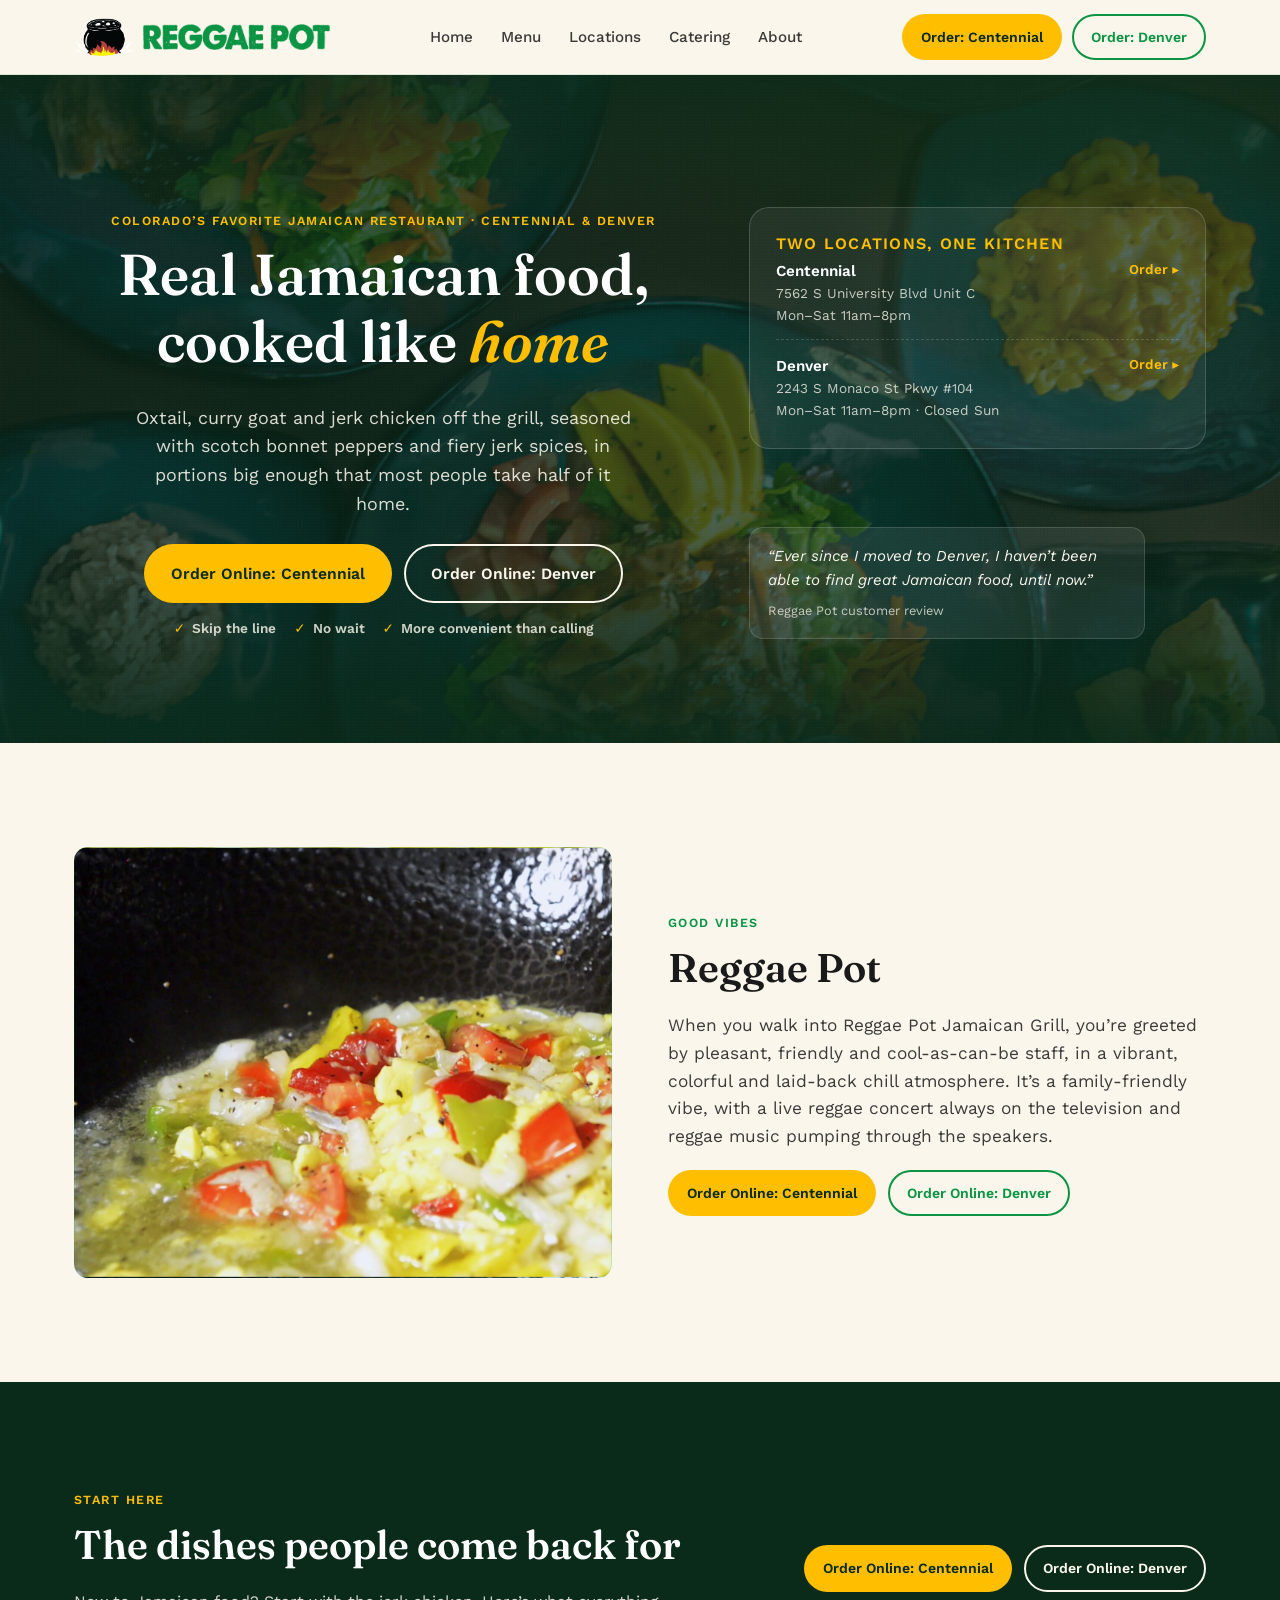
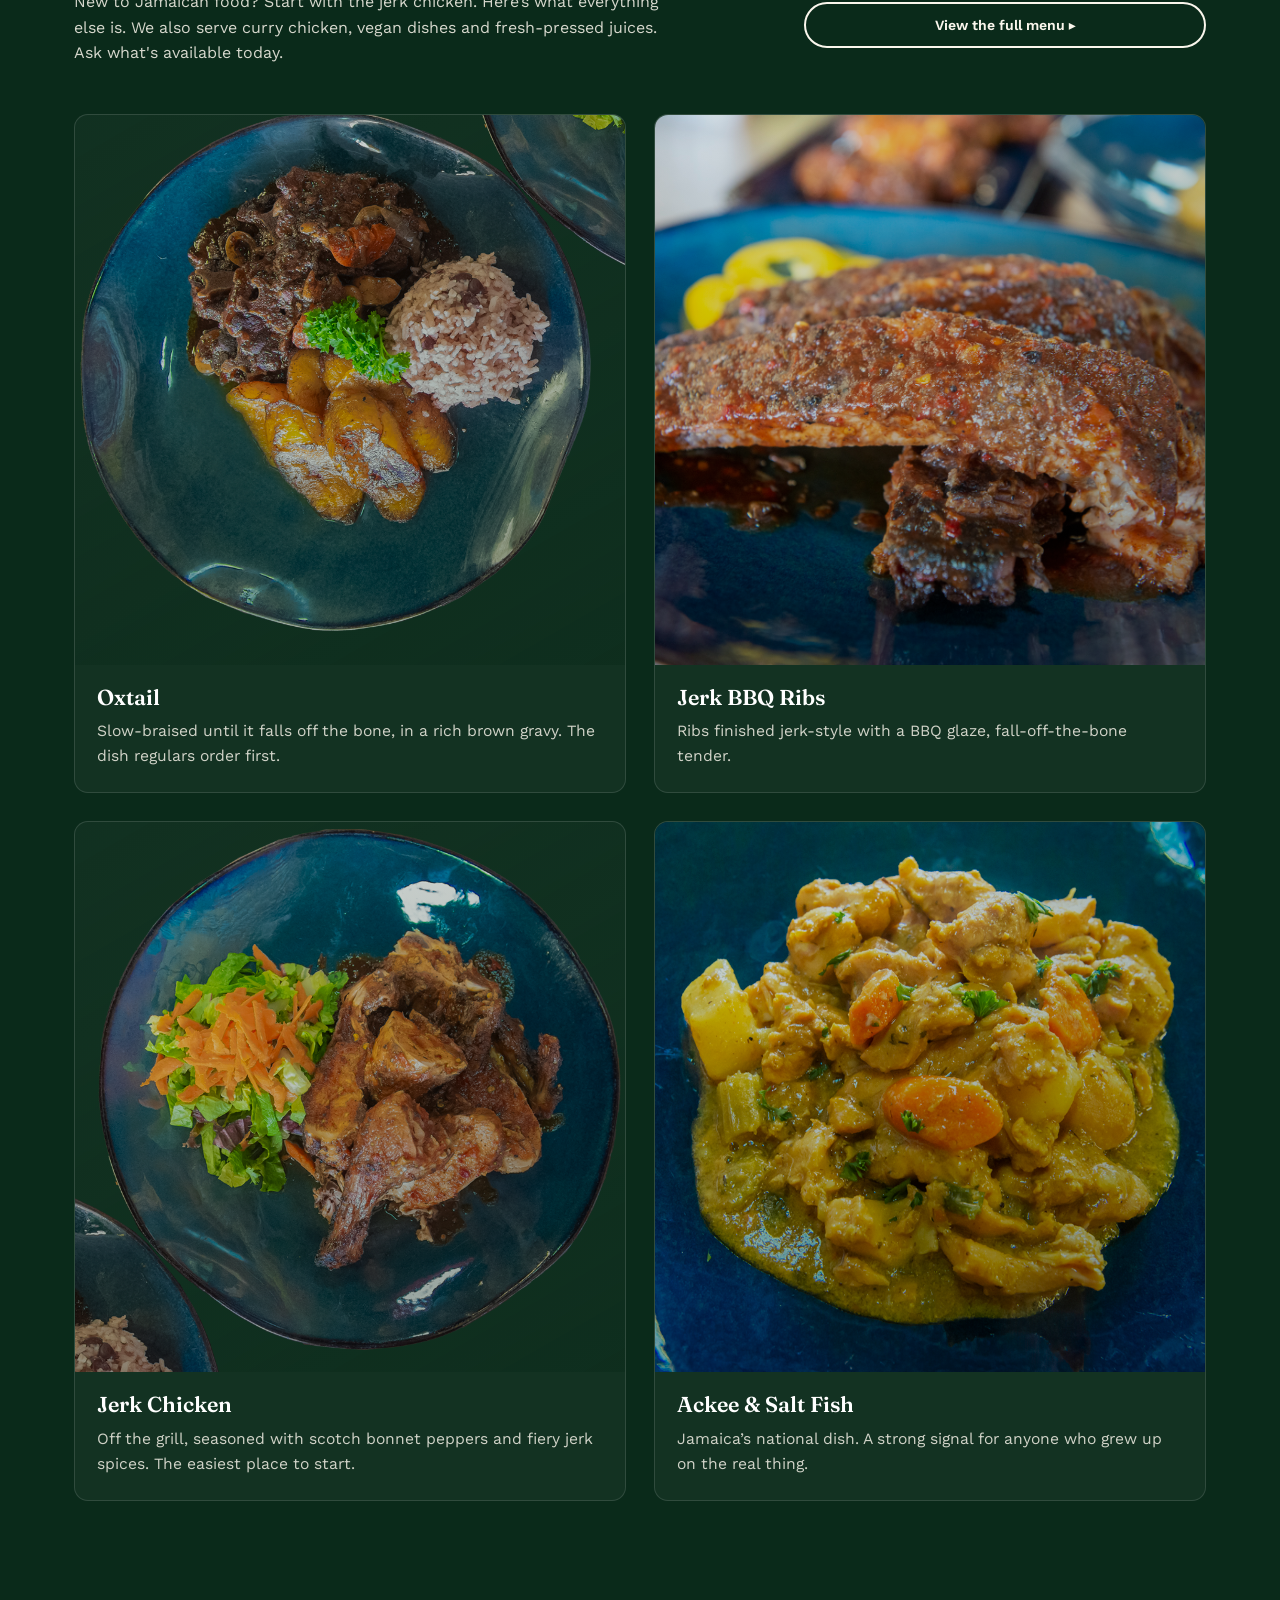
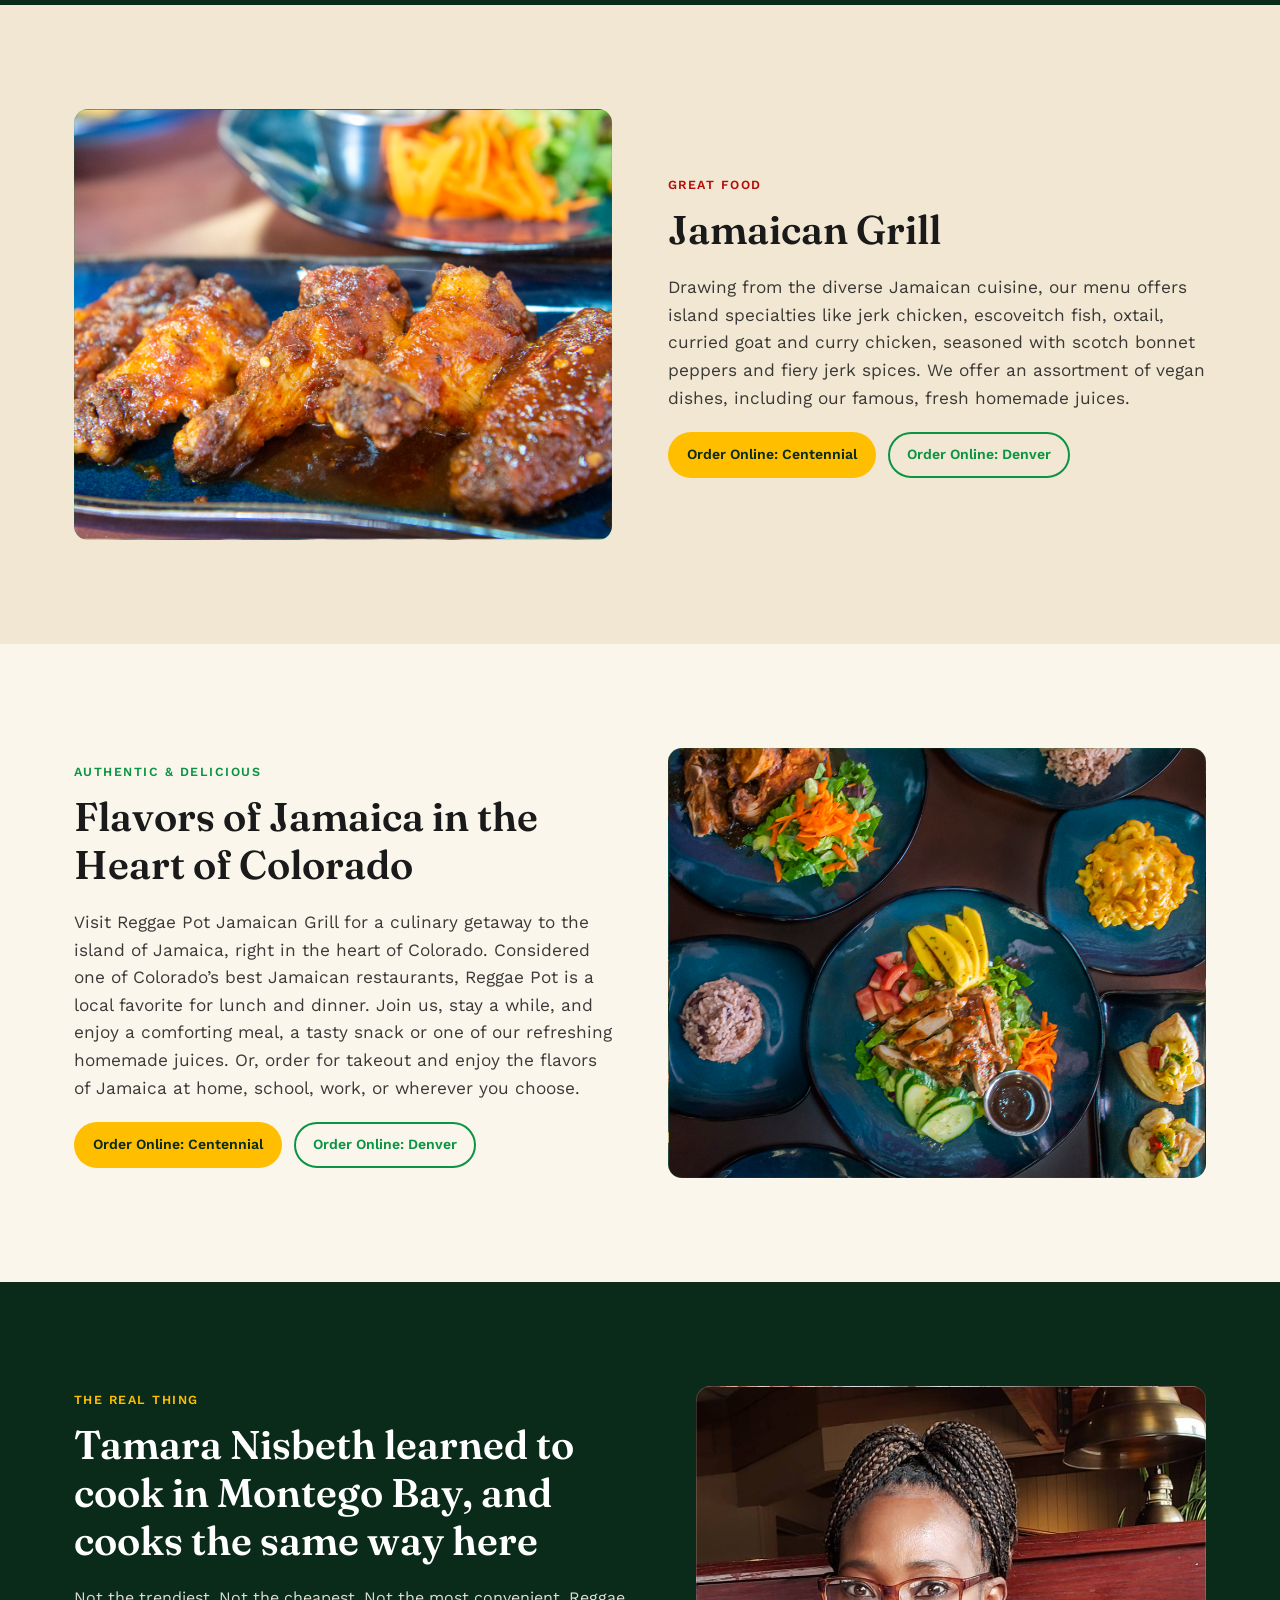
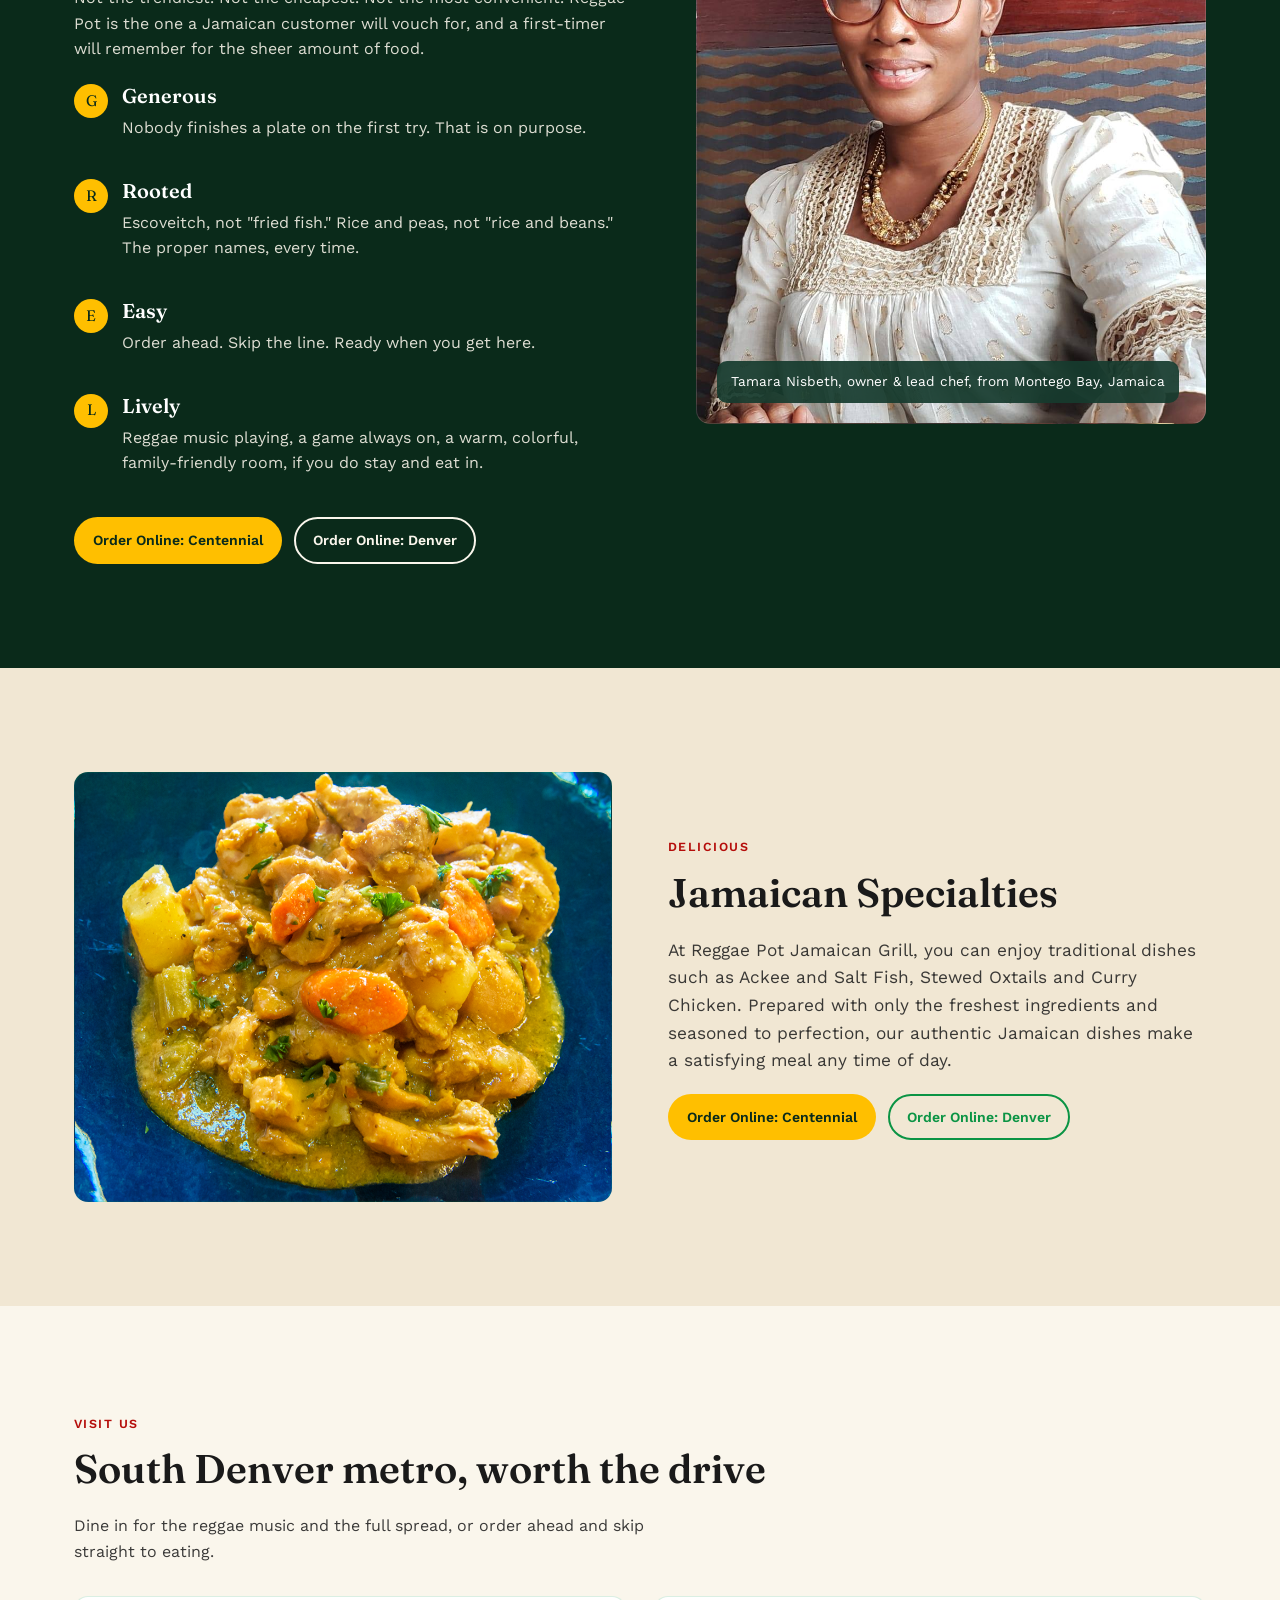
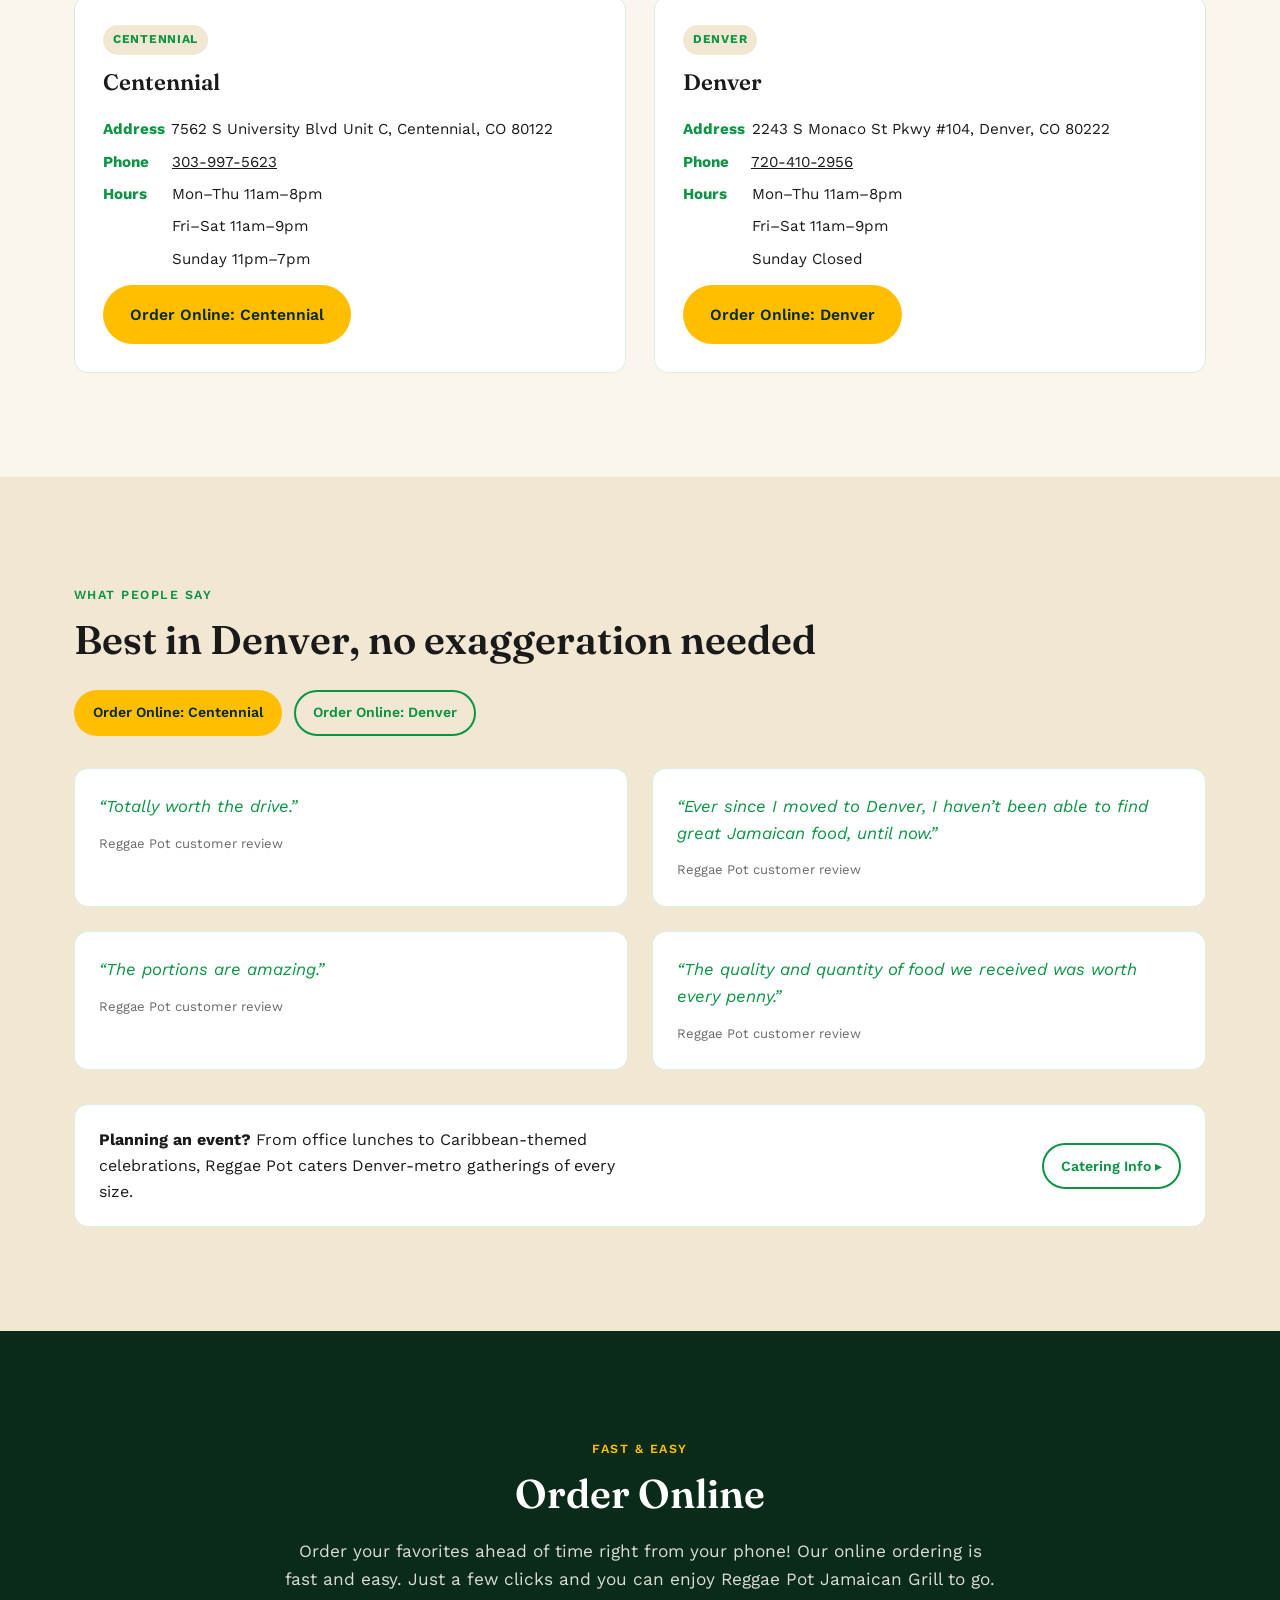
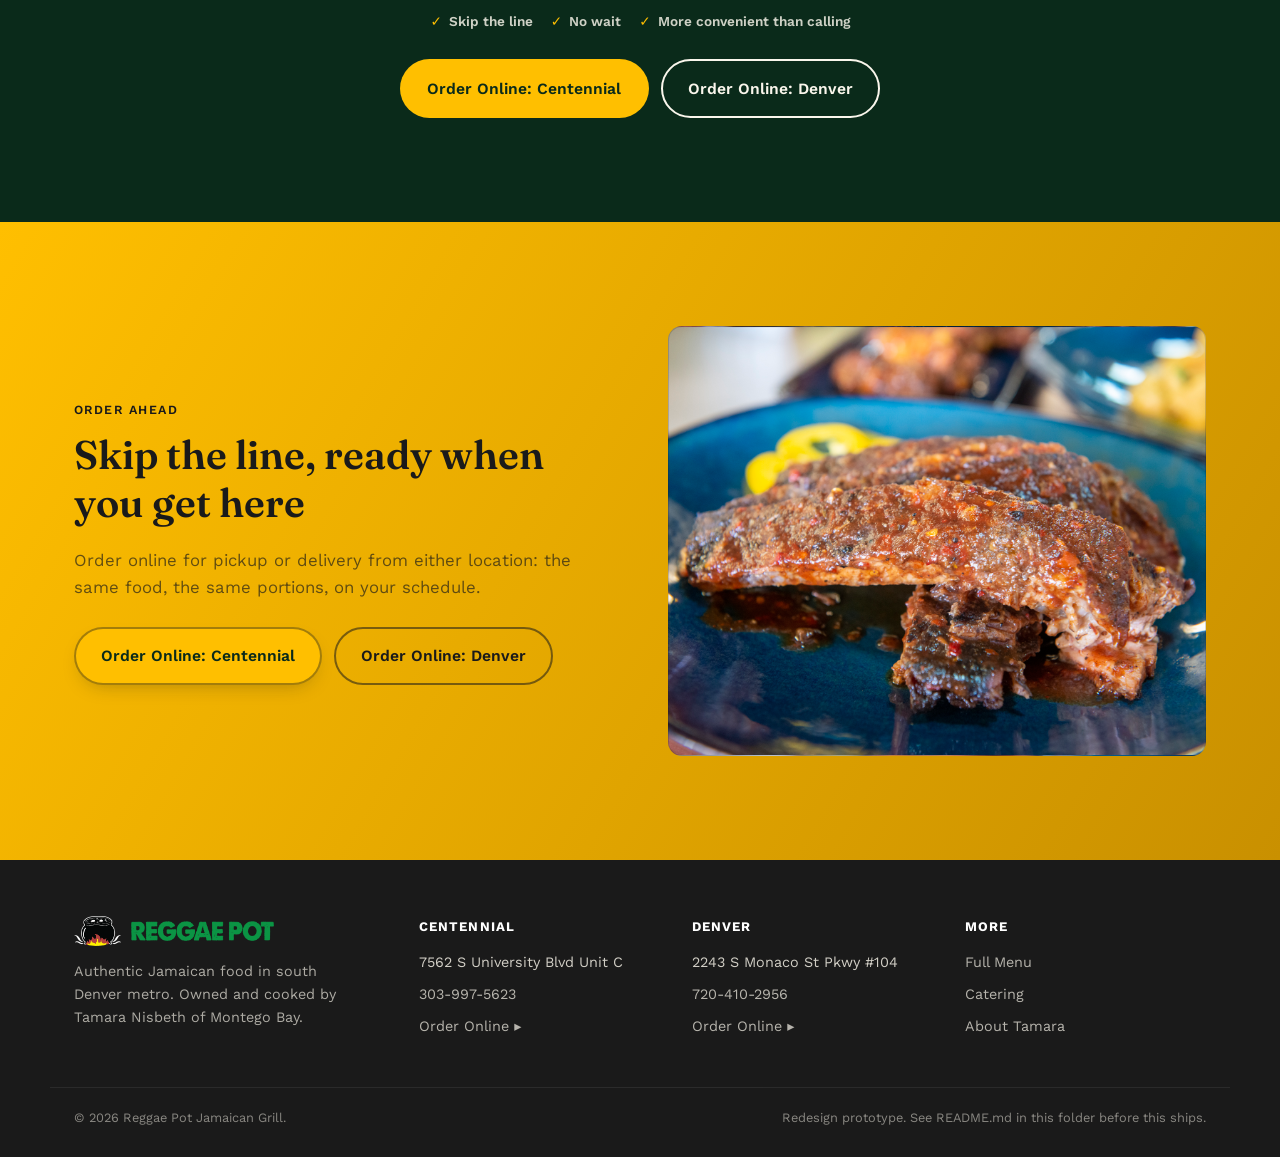
<file: index.html>
<!DOCTYPE html>
<html lang="en">
<head>
<meta charset="UTF-8">
<meta name="viewport" content="width=device-width, initial-scale=1">
<title>Reggae Pot Jamaican Grill | Jamaican Restaurant in Centennial &amp; Denver, CO</title>
<meta name="description" content="Authentic Jamaican food in Centennial and Denver, Colorado. Oxtail, curry goat and jerk chicken cooked by Tamara Nisbeth of Montego Bay. Order online for pickup and delivery.">

<!--
  REDESIGN PROTOTYPE — Reggae Pot Jamaican Grill homepage
  Built from: 01-Website-Review, 02-ICP, 03-Brand-Voice (Sep 3, 2026 session)
  Fixes the #1 documented conversion blocker: broken hero + buried order CTA.
  Everything marked PLACEHOLDER or VERIFY below is a known gap — see README.md in this folder.
-->

<link rel="preconnect" href="https://fonts.googleapis.com">
<link rel="preconnect" href="https://fonts.gstatic.com" crossorigin>
<!-- Fraunces + Work Sans: reverted to the original editorial pairing on 2026-09-15 at
     Cynthia's request, back from the Poppins/Lato pairing that matched the live site exactly. -->
<link href="https://fonts.googleapis.com/css2?family=Fraunces:ital,opsz,wght@0,9..144,400;0,9..144,500;0,9..144,600;1,9..144,500&family=Work+Sans:wght@400;500;600;700&display=swap" rel="stylesheet">

<link rel="stylesheet" href="assets/site.css">
</head>
<body>

<a href="#main" class="skip-link">Skip to content</a>

<header class="site">
  <div class="wrap nav">
    <a href="#top" class="wordmark">
      <img class="mark" src="assets/icon.png" alt="" width="186" height="119">
      <img class="logotype" src="assets/logo-txt.png" alt="Reggae Pot" width="473" height="66">
    </a>
    <ul class="nav-links">
      <li><a href="/">Home</a></li>
      <li><a href="/menu/">Menu</a></li>
      <li><a href="#locations">Locations</a></li>
      <li><a href="https://catering.reggaepotjamaicangrill.com/">Catering</a></li>
      <li><a href="#why">About</a></li>
    </ul>
    <div class="nav-cta">
      <a class="btn btn-ember btn-sm" href="/order/centennial/">Order: Centennial</a>
      <a class="btn btn-outline-dark btn-sm" href="/order/denver/">Order: Denver</a>
    </div>
  </div>
</header>

<main id="main">

  <!-- HERO — fixes the #1 audit finding: hero rendered blank on every device via a broken JS slider.
       This hero is native HTML5 video + CSS. It cannot fail to render, and the order buttons
       are visible in the very first viewport on every screen size, mobile included. -->
  <section class="hero" id="top">
    <video class="hero-video" autoplay muted loop playsinline poster="assets/hero.jpg" aria-hidden="true">
      <source src="assets/hero-video.mp4" type="video/mp4">
    </video>
    <div class="wrap hero-inner">
      <div class="hero-text">
        <span class="eyebrow">Colorado&rsquo;s Favorite Jamaican Restaurant · Centennial &amp; Denver</span>
        <h1>Real Jamaican food, cooked like <em>home</em></h1>
        <p class="lede">Oxtail, curry goat and jerk chicken off the grill, seasoned with scotch bonnet peppers and fiery jerk spices, in portions big enough that most people take half of it home.</p>
        <div class="hero-ctas">
          <a class="btn btn-ember" href="/order/centennial/">Order Online: Centennial</a>
          <a class="btn btn-outline" href="/order/denver/">Order Online: Denver</a>
        </div>
        <ul class="hero-benefits">
          <li>Skip the line</li>
          <li>No wait</li>
          <li>More convenient than calling</li>
        </ul>
      </div>

      <div class="hero-aside-col">
        <aside class="hero-card reveal">
          <h3>Two locations, one kitchen</h3>
          <ul>
            <li>
              <span>
                <span class="loc-name">Centennial</span>
                <span class="loc-meta">7562 S University Blvd Unit C</span>
                <span class="loc-meta">Mon–Sat 11am–8pm<!-- VERIFY: Sunday hours, source currently reads 11pm–7pm which is impossible --></span>
              </span>
              <a class="mini" href="/order/centennial/">Order ▸</a>
            </li>
            <li>
              <span>
                <span class="loc-name">Denver</span>
                <span class="loc-meta">2243 S Monaco St Pkwy #104</span>
                <span class="loc-meta">Mon–Sat 11am–8pm · Closed Sun</span>
              </span>
              <a class="mini" href="/order/denver/">Order ▸</a>
            </li>
          </ul>
        </aside>

        <div class="hero-quote reveal">
          <p>&ldquo;Ever since I moved to Denver, I haven&rsquo;t been able to find great Jamaican food, until now.&rdquo;</p>
          <cite>Reggae Pot customer review <!-- VERIFY: pull real name + platform (Google/Facebook) before launch --></cite>
        </div>
      </div>
    </div>
  </section>

  <!-- GOOD VIBES — the live site's own hero-companion copy block, its own section here
       too, word-for-word except where noted. -->
  <section class="content-split">
    <div class="wrap split-grid reveal">
      <div class="split-media" style="background-image:url('assets/reggae-pot-photo.jpg');"></div>
      <div class="split-copy">
        <span class="eyebrow" style="color:var(--green)">Good Vibes</span>
        <h2>Reggae Pot</h2>
        <p>When you walk into Reggae Pot Jamaican Grill, you&rsquo;re greeted by pleasant, friendly and cool-as-can-be staff, in a vibrant, colorful and laid-back chill atmosphere. It&rsquo;s a family-friendly vibe, with a live reggae concert always on the television and reggae music pumping through the speakers.</p>
        <div class="hero-ctas" style="margin-top:1.2em;">
          <a class="btn btn-ember btn-sm" href="/order/centennial/">Order Online: Centennial</a>
          <a class="btn btn-outline-dark btn-sm" href="/order/denver/">Order Online: Denver</a>
        </div>
      </div>
    </div>
  </section>

  <!-- SIGNATURE DISHES -->
  <section class="dishes" id="dishes">
    <div class="wrap">
      <!-- Intro used to be a plain left-aligned text block, leaving the whole right side
           of this full-width dark section empty above the grid. Moving the "View full
           menu" link up here (out of the bottom of the section) fills that space with
           something real instead of decoration. -->
      <div class="dishes-head reveal">
        <div>
          <span class="eyebrow">Start here</span>
          <h2>The dishes people come back for</h2>
          <p style="max-width:60ch; opacity:0.85;">New to Jamaican food? Start with the jerk chicken. Here&rsquo;s what everything else is. We also serve curry chicken, vegan dishes and fresh-pressed juices. Ask what's available today.</p>
        </div>
        <div style="display:flex; flex-direction:column; align-items:stretch; gap:10px;">
          <div class="hero-ctas" style="justify-content:flex-end;">
            <a class="btn btn-ember btn-sm" href="/order/centennial/">Order Online: Centennial</a>
            <a class="btn btn-outline btn-sm" href="/order/denver/">Order Online: Denver</a>
          </div>
          <a class="btn btn-outline btn-sm" href="/menu/" style="justify-content:center;">View the full menu ▸</a>
        </div>
      </div>
      <div class="dish-grid">
        <article class="dish-card reveal">
          <div class="dish-photo has-photo" style="background-image:linear-gradient(150deg, rgba(10,42,26,0.1), rgba(10,42,26,0.45)), url('assets/oxtail.png');"></div>
          <div class="dish-body">
            <h3>Oxtail</h3>
            <p>Slow-braised until it falls off the bone, in a rich brown gravy. The dish regulars order first.</p>
          </div>
        </article>
        <article class="dish-card reveal">
          <div class="dish-photo has-photo" style="background-image:linear-gradient(150deg, rgba(10,42,26,0.1), rgba(10,42,26,0.45)), url('assets/jerk-ribs.jpg');"></div>
          <div class="dish-body">
            <h3>Jerk BBQ Ribs</h3>
            <p>Ribs finished jerk-style with a BBQ glaze, fall-off-the-bone tender.</p>
          </div>
        </article>
        <article class="dish-card reveal">
          <div class="dish-photo has-photo" style="background-image:linear-gradient(150deg, rgba(10,42,26,0.1), rgba(10,42,26,0.45)), url('assets/jerk-chicken.png');"></div>
          <div class="dish-body">
            <h3>Jerk Chicken</h3>
            <p>Off the grill, seasoned with scotch bonnet peppers and fiery jerk spices. The easiest place to start.</p>
          </div>
        </article>
        <article class="dish-card reveal">
          <div class="dish-photo has-photo" style="background-image:linear-gradient(150deg, rgba(10,42,26,0.15), rgba(10,42,26,0.55)), url('assets/ackee-saltfish.jpg');"></div>
          <div class="dish-body">
            <h3>Ackee &amp; Salt Fish</h3>
            <p>Jamaica&rsquo;s national dish. A strong signal for anyone who grew up on the real thing.</p>
          </div>
        </article>
      </div>
    </div>
  </section>

  <!-- ABOUT US — live site's own copy block, its own section.
       Image stays LEFT here on purpose (not "reverse") — Cynthia asked only Flavors of
       Jamaica to flip; this one should stay as it was. Don't "fix" this to match Flavors. -->
  <section class="content-split tint">
    <div class="wrap split-grid reveal">
      <div class="split-media" style="background-image:url('assets/jerk-wings.jpg');"></div>
      <div class="split-copy">
        <span class="eyebrow" style="color:var(--red)">Great Food</span>
        <h2>Jamaican Grill</h2>
        <p>Drawing from the diverse Jamaican cuisine, our menu offers island specialties like jerk chicken, escoveitch fish, oxtail, curried goat and curry chicken, seasoned with scotch bonnet peppers and fiery jerk spices. We offer an assortment of vegan dishes, including our famous, fresh homemade juices.</p>
        <div class="hero-ctas" style="margin-top:1.2em;">
          <a class="btn btn-ember btn-sm" href="/order/centennial/">Order Online: Centennial</a>
          <a class="btn btn-outline-dark btn-sm" href="/order/denver/">Order Online: Denver</a>
        </div>
      </div>
    </div>
  </section>

  <!-- FLAVORS OF JAMAICA — live site's own copy block, its own section.
       PLACEHOLDER note: the source paragraph says "local favorite for breakfast, lunch
       and dinner" — dropped "breakfast" since 11am-8pm hours don't support that claim.
       Everything else here is unchanged, including phrasing ("culinary getaway") the
       Sep 3 brand voice research flagged as generic — kept in on Cynthia's direct
       instruction to carry the live site's copy over close to verbatim. -->
  <section class="content-split">
    <div class="wrap split-grid reverse reveal">
      <div class="split-media" style="background-image:url('assets/hero.jpg'); background-position:center 30%;"></div>
      <div class="split-copy">
        <span class="eyebrow" style="color:var(--green)">Authentic &amp; Delicious</span>
        <h2>Flavors of Jamaica in the Heart of Colorado</h2>
        <p>Visit Reggae Pot Jamaican Grill for a culinary getaway to the island of Jamaica, right in the heart of Colorado. Considered one of Colorado&rsquo;s best Jamaican restaurants, Reggae Pot is a local favorite for lunch and dinner. Join us, stay a while, and enjoy a comforting meal, a tasty snack or one of our refreshing homemade juices. Or, order for takeout and enjoy the flavors of Jamaica at home, school, work, or wherever you choose.</p>
        <div class="hero-ctas" style="margin-top:1.2em;">
          <a class="btn btn-ember btn-sm" href="/order/centennial/">Order Online: Centennial</a>
          <a class="btn btn-outline-dark btn-sm" href="/order/denver/">Order Online: Denver</a>
        </div>
      </div>
    </div>
  </section>

  <!-- WHY REGGAE POT -->
  <section id="why">
    <div class="wrap why-grid">
      <div class="reveal">
        <span class="eyebrow">The real thing</span>
        <h2>Tamara Nisbeth learned to cook in Montego Bay, and cooks the same way here</h2>
        <p>Not the trendiest. Not the cheapest. Not the most convenient. Reggae Pot is the one a Jamaican customer will vouch for, and a first-timer will remember for the sheer amount of food.</p>
        <div class="trait-list">
          <div class="trait">
            <span class="mark">G</span>
            <div><h3>Generous</h3><p>Nobody finishes a plate on the first try. That is on purpose.</p></div>
          </div>
          <div class="trait">
            <span class="mark">R</span>
            <div><h3>Rooted</h3><p>Escoveitch, not "fried fish." Rice and peas, not "rice and beans." The proper names, every time.</p></div>
          </div>
          <div class="trait">
            <span class="mark">E</span>
            <div><h3>Easy</h3><p>Order ahead. Skip the line. Ready when you get here.</p></div>
          </div>
          <div class="trait">
            <span class="mark">L</span>
            <div><h3>Lively</h3><p>Reggae music playing, a game always on, a warm, colorful, family-friendly room, if you do stay and eat in.</p></div>
          </div>
        </div>
        <div class="hero-ctas" style="margin-top:1.6em;">
          <a class="btn btn-ember btn-sm" href="/order/centennial/">Order Online: Centennial</a>
          <a class="btn btn-outline btn-sm" href="/order/denver/">Order Online: Denver</a>
        </div>
      </div>
      <div class="why-portrait reveal" style="background-image:url('assets/tamara.jpg'); background-size:cover; background-position:center 20%;">
        <span class="tag">Tamara Nisbeth, owner &amp; lead chef, from Montego Bay, Jamaica</span>
      </div>
    </div>
  </section>

  <!-- JAMAICAN SPECIALTIES — live site's own copy block, its own section. -->
  <section class="content-split tint">
    <div class="wrap split-grid reveal">
      <div class="split-media" style="background-image:url('assets/ackee-saltfish.jpg');"></div>
      <div class="split-copy">
        <span class="eyebrow" style="color:var(--red)">Delicious</span>
        <h2>Jamaican Specialties</h2>
        <p>At Reggae Pot Jamaican Grill, you can enjoy traditional dishes such as Ackee and Salt Fish, Stewed Oxtails and Curry Chicken. Prepared with only the freshest ingredients and seasoned to perfection, our authentic Jamaican dishes make a satisfying meal any time of day.</p>
        <div class="hero-ctas" style="margin-top:1.2em;">
          <a class="btn btn-ember btn-sm" href="/order/centennial/">Order Online: Centennial</a>
          <a class="btn btn-outline-dark btn-sm" href="/order/denver/">Order Online: Denver</a>
        </div>
      </div>
    </div>
  </section>

  <!-- LOCATIONS — one clear Order Online destination per location, replacing the
       11-links/7-destinations/2-dead-links problem documented in the Sep 3 audit. -->
  <section id="locations">
    <div class="wrap">
      <span class="eyebrow" style="color:var(--red)">Visit us</span>
      <h2>South Denver metro, worth the drive</h2>
      <p style="max-width:60ch; opacity:0.85;">Dine in for the reggae music and the full spread, or order ahead and skip straight to eating.</p>
      <div class="loc-grid">
        <div class="loc-card reveal">
          <span class="loc-badge">Centennial</span>
          <h3>Centennial</h3>
          <ul class="loc-facts">
            <li><strong>Address</strong> 7562 S University Blvd Unit C, Centennial, CO 80122</li>
            <li><strong>Phone</strong> <a href="tel:+13039975623">303-997-5623</a></li>
            <li><strong>Hours</strong> Mon–Thu 11am–8pm</li>
            <li><strong></strong> Fri–Sat 11am–9pm</li>
            <li><strong></strong> Sunday 11pm–7pm</li>
          </ul>
          <a class="btn btn-ember" href="/order/centennial/">Order Online: Centennial</a>
        </div>
        <div class="loc-card reveal">
          <span class="loc-badge">Denver</span>
          <h3>Denver</h3>
          <ul class="loc-facts">
            <li><strong>Address</strong> 2243 S Monaco St Pkwy #104, Denver, CO 80222</li>
            <li><strong>Phone</strong> <a href="tel:+17204102956">720-410-2956</a></li>
            <li><strong>Hours</strong> Mon–Thu 11am–8pm</li>
            <li><strong></strong> Fri–Sat 11am–9pm</li>
            <li><strong></strong> Sunday Closed</li>
          </ul>
          <a class="btn btn-ember" href="/order/denver/">Order Online: Denver</a>
        </div>
      </div>
    </div>
  </section>

  <!-- REVIEWS / CATERING -->
  <section class="reviews">
    <div class="wrap">
      <span class="eyebrow" style="color:var(--green)">What people say</span>
      <h2>Best in Denver, no exaggeration needed</h2>
      <div class="hero-ctas" style="margin-bottom:0.5em;">
        <a class="btn btn-ember btn-sm" href="/order/centennial/">Order Online: Centennial</a>
        <a class="btn btn-outline-dark btn-sm" href="/order/denver/">Order Online: Denver</a>
      </div>
      <div class="review-grid">
        <div class="review-card reveal">
          <p>&ldquo;Totally worth the drive.&rdquo;</p>
          <cite>Reggae Pot customer review <!-- VERIFY: name + platform --></cite>
        </div>
        <div class="review-card reveal">
          <p>&ldquo;Ever since I moved to Denver, I haven&rsquo;t been able to find great Jamaican food, until now.&rdquo;</p>
          <cite>Reggae Pot customer review <!-- VERIFY: name + platform --></cite>
        </div>
        <div class="review-card reveal">
          <p>&ldquo;The portions are amazing.&rdquo;</p>
          <cite>Reggae Pot customer review <!-- VERIFY: name + platform --></cite>
        </div>
        <div class="review-card reveal">
          <p>&ldquo;The quality and quantity of food we received was worth every penny.&rdquo;</p>
          <cite>Reggae Pot customer review <!-- VERIFY: name + platform --></cite>
        </div>
      </div>
      <div class="catering-note reveal">
        <p><strong>Planning an event?</strong> From office lunches to Caribbean-themed celebrations, Reggae Pot caters Denver-metro gatherings of every size.</p>
        <a class="btn btn-outline-dark btn-sm" href="https://catering.reggaepotjamaicangrill.com/">Catering Info ▸</a>
      </div>
    </div>
  </section>

  <!-- ORDER ONLINE — live site's own copy block, its own section.
       Was just centered text + buttons, same shape as Final CTA right below it — flagged
       as too plain. Added the same benefit checklist used in the hero (real conversion
       language from the Aug 10 action plan, not new copy) so this section has something
       to actually read, not just repeat "order online" twice. -->
  <section class="copy-block copy-block--dark">
    <div class="wrap reveal">
      <span class="eyebrow">Fast &amp; Easy</span>
      <h2>Order Online</h2>
      <p>Order your favorites ahead of time right from your phone! Our online ordering is fast and easy. Just a few clicks and you can enjoy Reggae Pot Jamaican Grill to go.</p>
      <ul class="hero-benefits" style="justify-content:center; margin-top:1.3em;">
        <li>Skip the line</li>
        <li>No wait</li>
        <li>More convenient than calling</li>
      </ul>
      <div class="hero-ctas" style="justify-content:center; margin-top:1.6em;">
        <a class="btn btn-ember" href="/order/centennial/">Order Online: Centennial</a>
        <a class="btn btn-outline" href="/order/denver/">Order Online: Denver</a>
      </div>
    </div>
  </section>

  <!-- FINAL CTA — was also just centered text + buttons, nearly identical in shape to
       Order Online right above it. Rebuilt as a photo + text split (same pattern used
       for Good Vibes etc. above) so the page's last beat before the footer is a real
       photo, not a third plain color panel in a row. -->
  <section class="final-cta">
    <div class="wrap split-grid reveal">
      <div class="split-copy">
        <span class="eyebrow">Order ahead</span>
        <h2>Skip the line, ready when you get here</h2>
        <p class="lede">Order online for pickup or delivery from either location: the same food, the same portions, on your schedule.</p>
        <div class="hero-ctas">
          <a class="btn btn-ember" href="/order/centennial/">Order Online: Centennial</a>
          <a class="btn btn-outline" href="/order/denver/">Order Online: Denver</a>
        </div>
      </div>
      <div class="split-media" style="background-image:url('assets/jerk-ribs.jpg'); border-color:rgba(26,26,26,0.18);"></div>
    </div>
  </section>

</main>

<footer>
  <div class="wrap foot-grid">
    <div>
      <div class="foot-logo">
        <img class="mark" src="assets/icon.png" alt="" width="186" height="119">
        <img class="logotype" src="assets/logo-txt.png" alt="Reggae Pot" width="473" height="66">
      </div>
      <p style="max-width:32ch; opacity:0.8;">Authentic Jamaican food in south Denver metro. Owned and cooked by Tamara Nisbeth of Montego Bay.</p>
    </div>
    <div>
      <h4>Centennial</h4>
      <ul>
        <li>7562 S University Blvd Unit C</li>
        <li><a href="tel:+13039975623">303-997-5623</a></li>
        <li><a href="/order/centennial/">Order Online ▸</a></li>
      </ul>
    </div>
    <div>
      <h4>Denver</h4>
      <ul>
        <li>2243 S Monaco St Pkwy #104</li>
        <li><a href="tel:+17204102956">720-410-2956</a></li>
        <li><a href="/order/denver/">Order Online ▸</a></li>
      </ul>
    </div>
    <div>
      <h4>More</h4>
      <ul>
        <li><a href="/menu/">Full Menu</a></li>
        <li><a href="https://catering.reggaepotjamaicangrill.com/">Catering</a></li>
        <li><a href="#why">About Tamara</a></li>
      </ul>
    </div>
  </div>
  <div class="wrap foot-bottom">
    <span>© 2026 Reggae Pot Jamaican Grill.</span>
    <span>Redesign prototype. See README.md in this folder before this ships.</span>
  </div>
</footer>

<!-- Mobile sticky order bar: this is the direct fix for the audit's core finding —
     no ordering button visible until 59% down the page on mobile. This bar is
     visible from the first frame, on every page, with no scroll required. -->
<nav class="mobile-order-bar" aria-label="Quick order">
  <a class="centennial" href="/order/centennial/">Order: Centennial</a>
  <a class="denver" href="/order/denver/">Order: Denver</a>
</nav>

<script>
  // Scroll-reveal: the one signature motion moment. Under a second, skippable,
  // and fully inert when prefers-reduced-motion is set (see CSS fallback above).
  if (!window.matchMedia('(prefers-reduced-motion: reduce)').matches && 'IntersectionObserver' in window) {
    var io = new IntersectionObserver(function(entries){
      entries.forEach(function(entry){
        if (entry.isIntersecting) {
          entry.target.classList.add('in');
          io.unobserve(entry.target);
        }
      });
    }, {threshold: 0.15});
    document.querySelectorAll('.reveal').forEach(function(el){ io.observe(el); });
  } else {
    document.querySelectorAll('.reveal').forEach(function(el){ el.classList.add('in'); });
  }

  // Pause the hero video once it scrolls out of view, resume when it's back — standard
  // practice for autoplay background video (saves CPU/battery on a page most visitors
  // scroll straight past), not just for the first few seconds anyone actually sees it.
  var heroVideo = document.querySelector('.hero-video');
  if (heroVideo && 'IntersectionObserver' in window) {
    var vio = new IntersectionObserver(function(entries){
      entries.forEach(function(entry){
        if (entry.isIntersecting) { heroVideo.play().catch(function(){}); }
        else { heroVideo.pause(); }
      });
    }, {threshold: 0});
    vio.observe(heroVideo);
  }
</script>

</body>
</html>
</file>
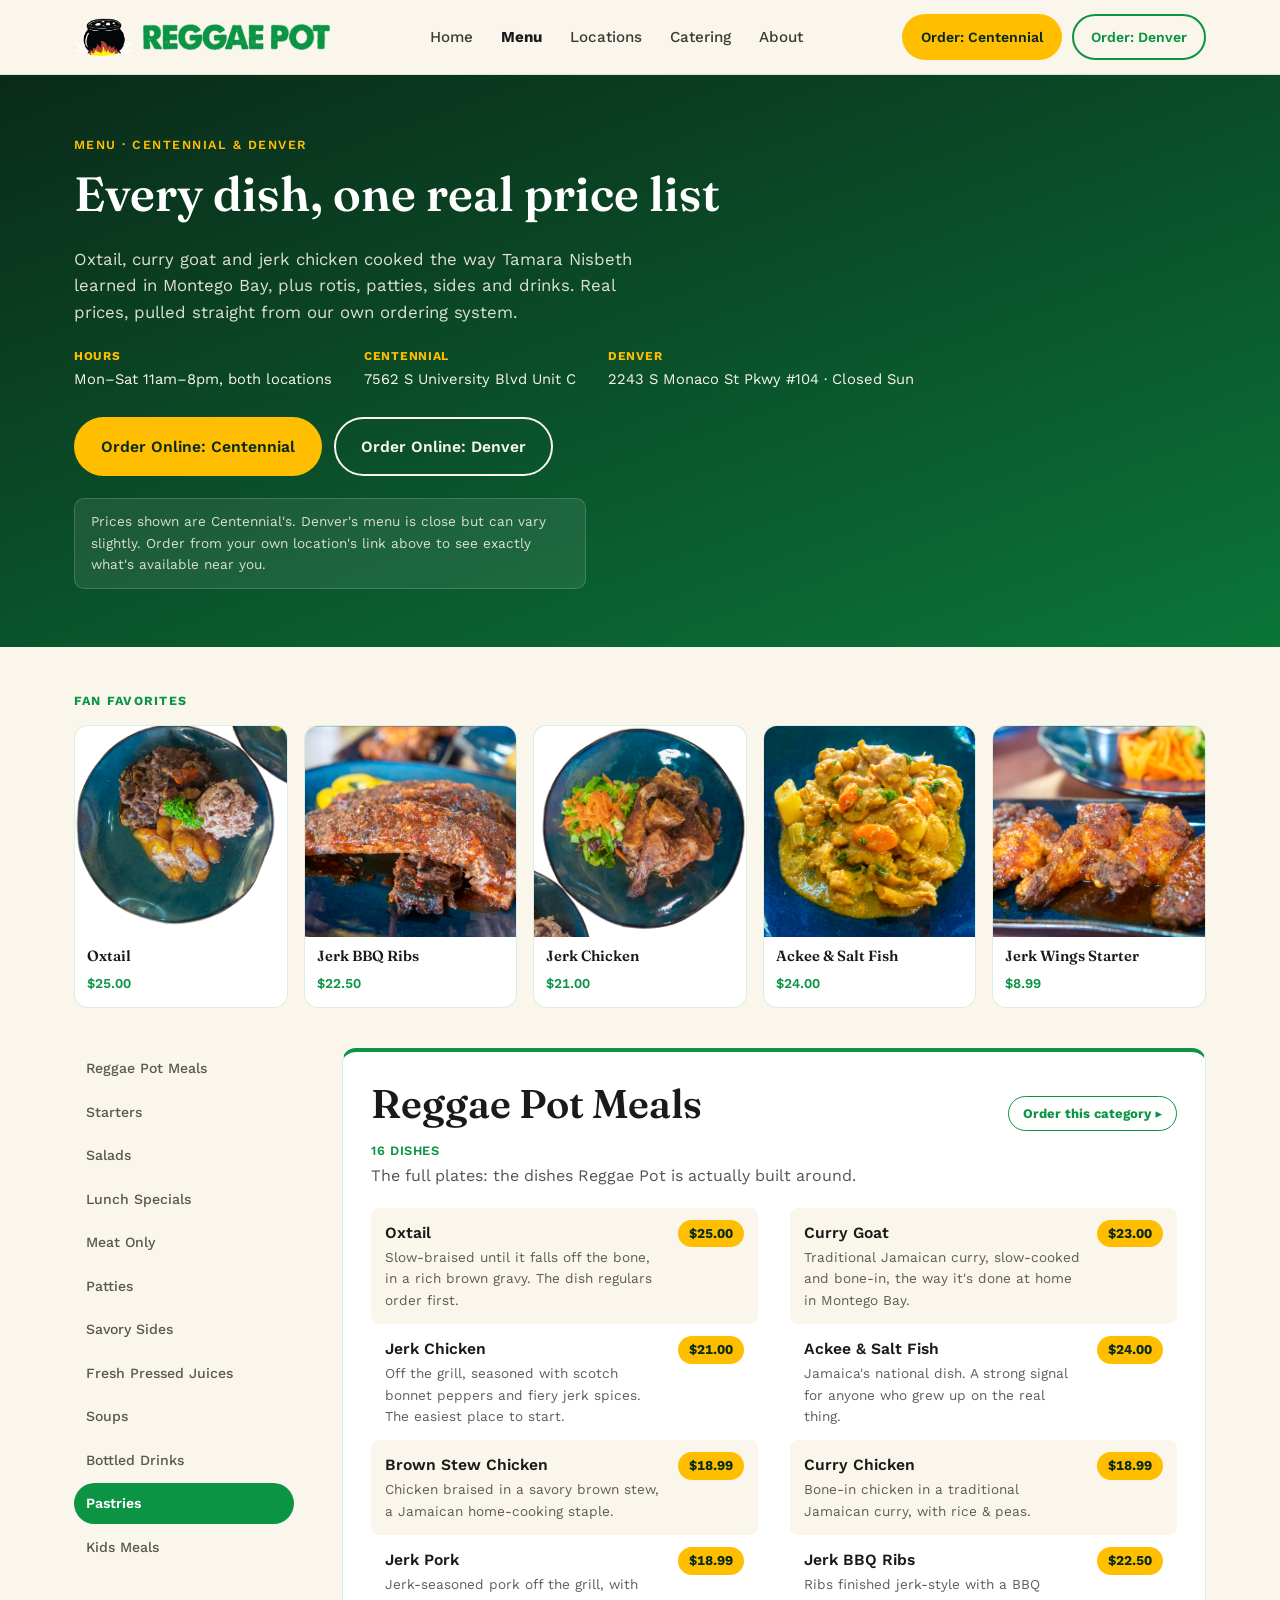
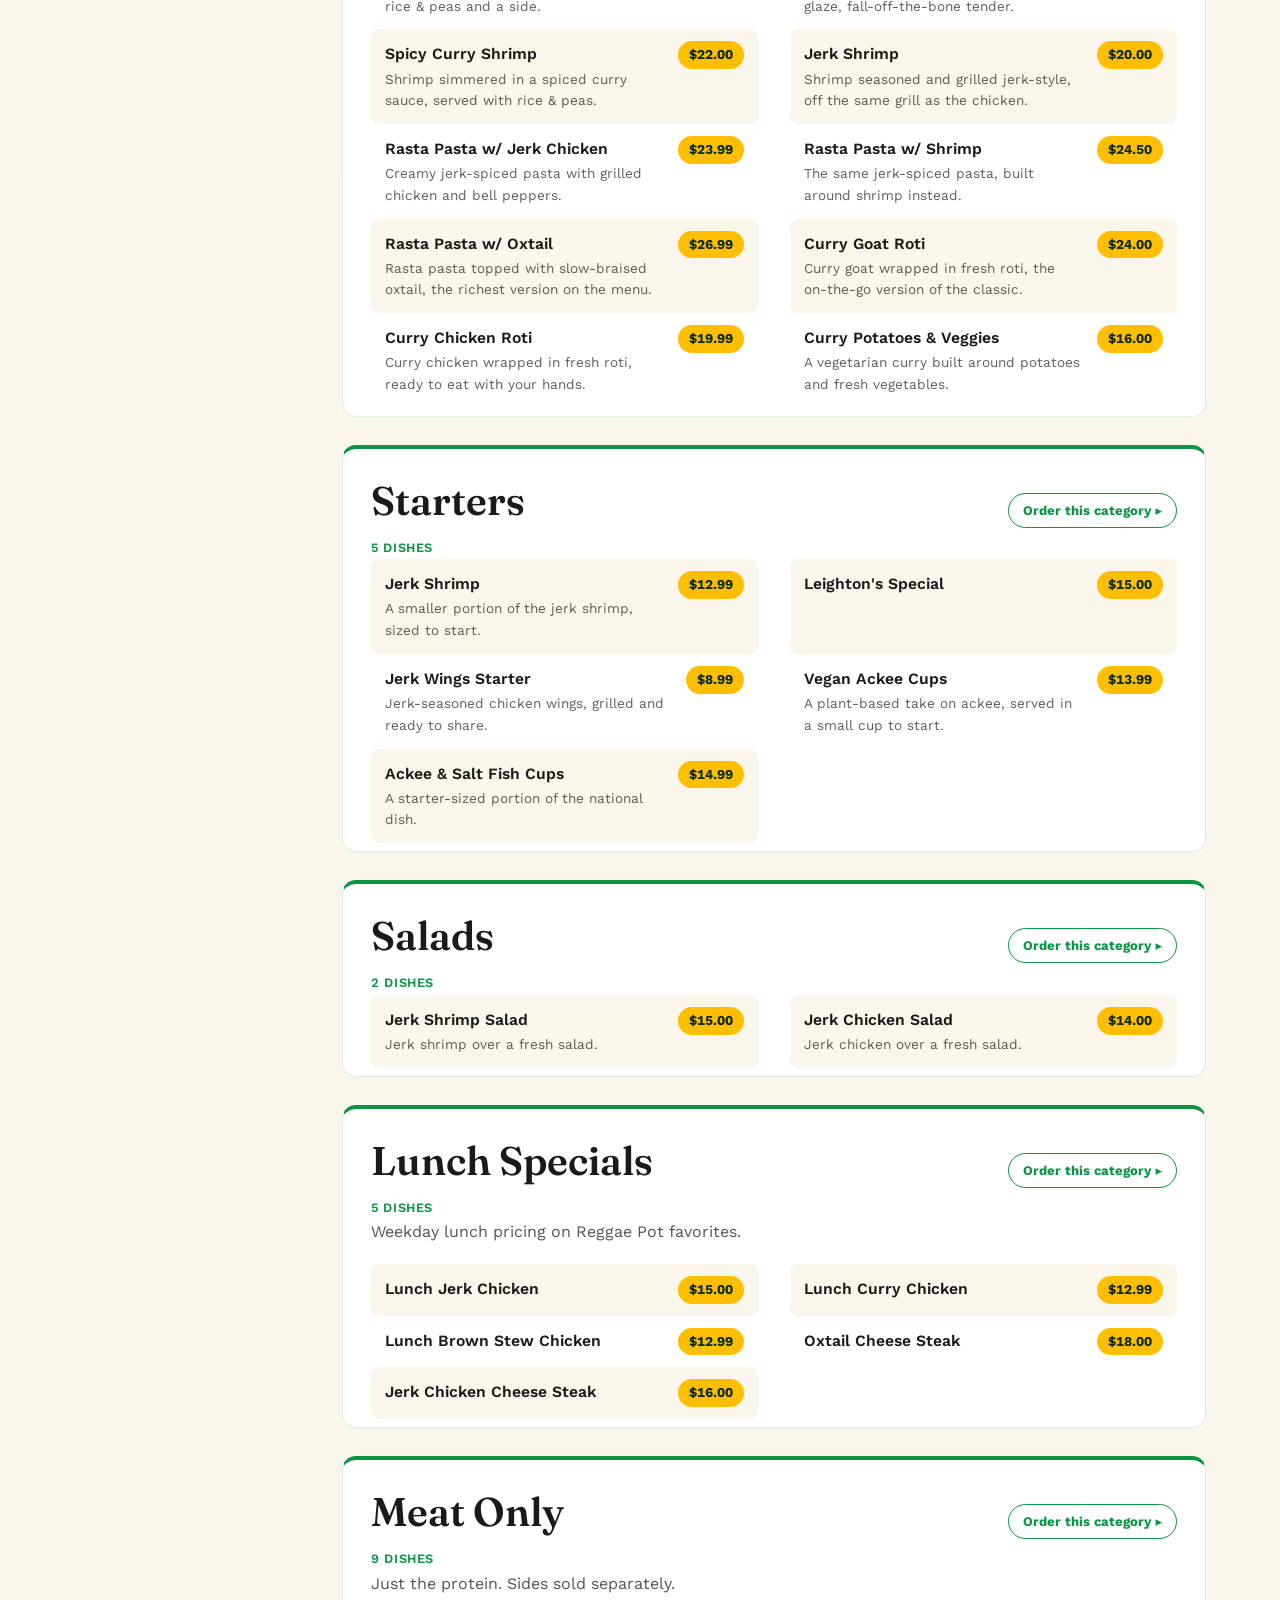
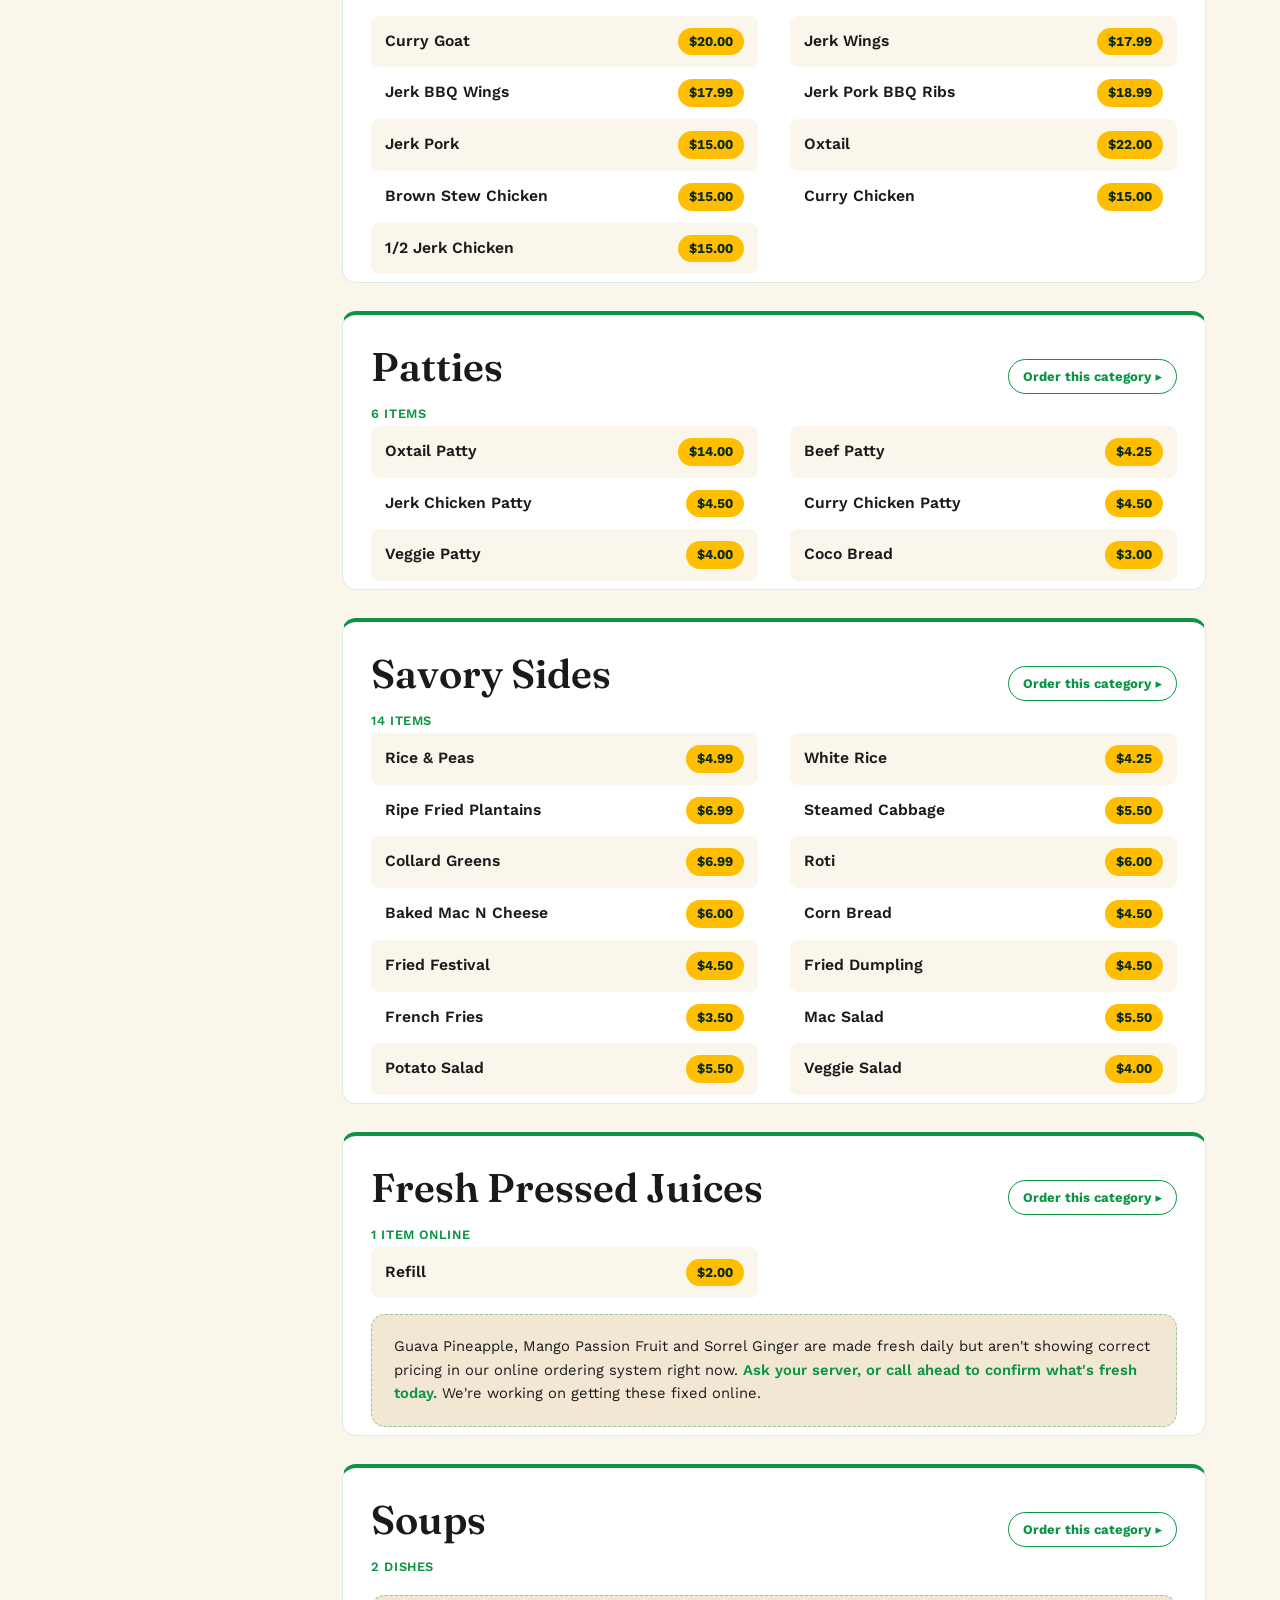
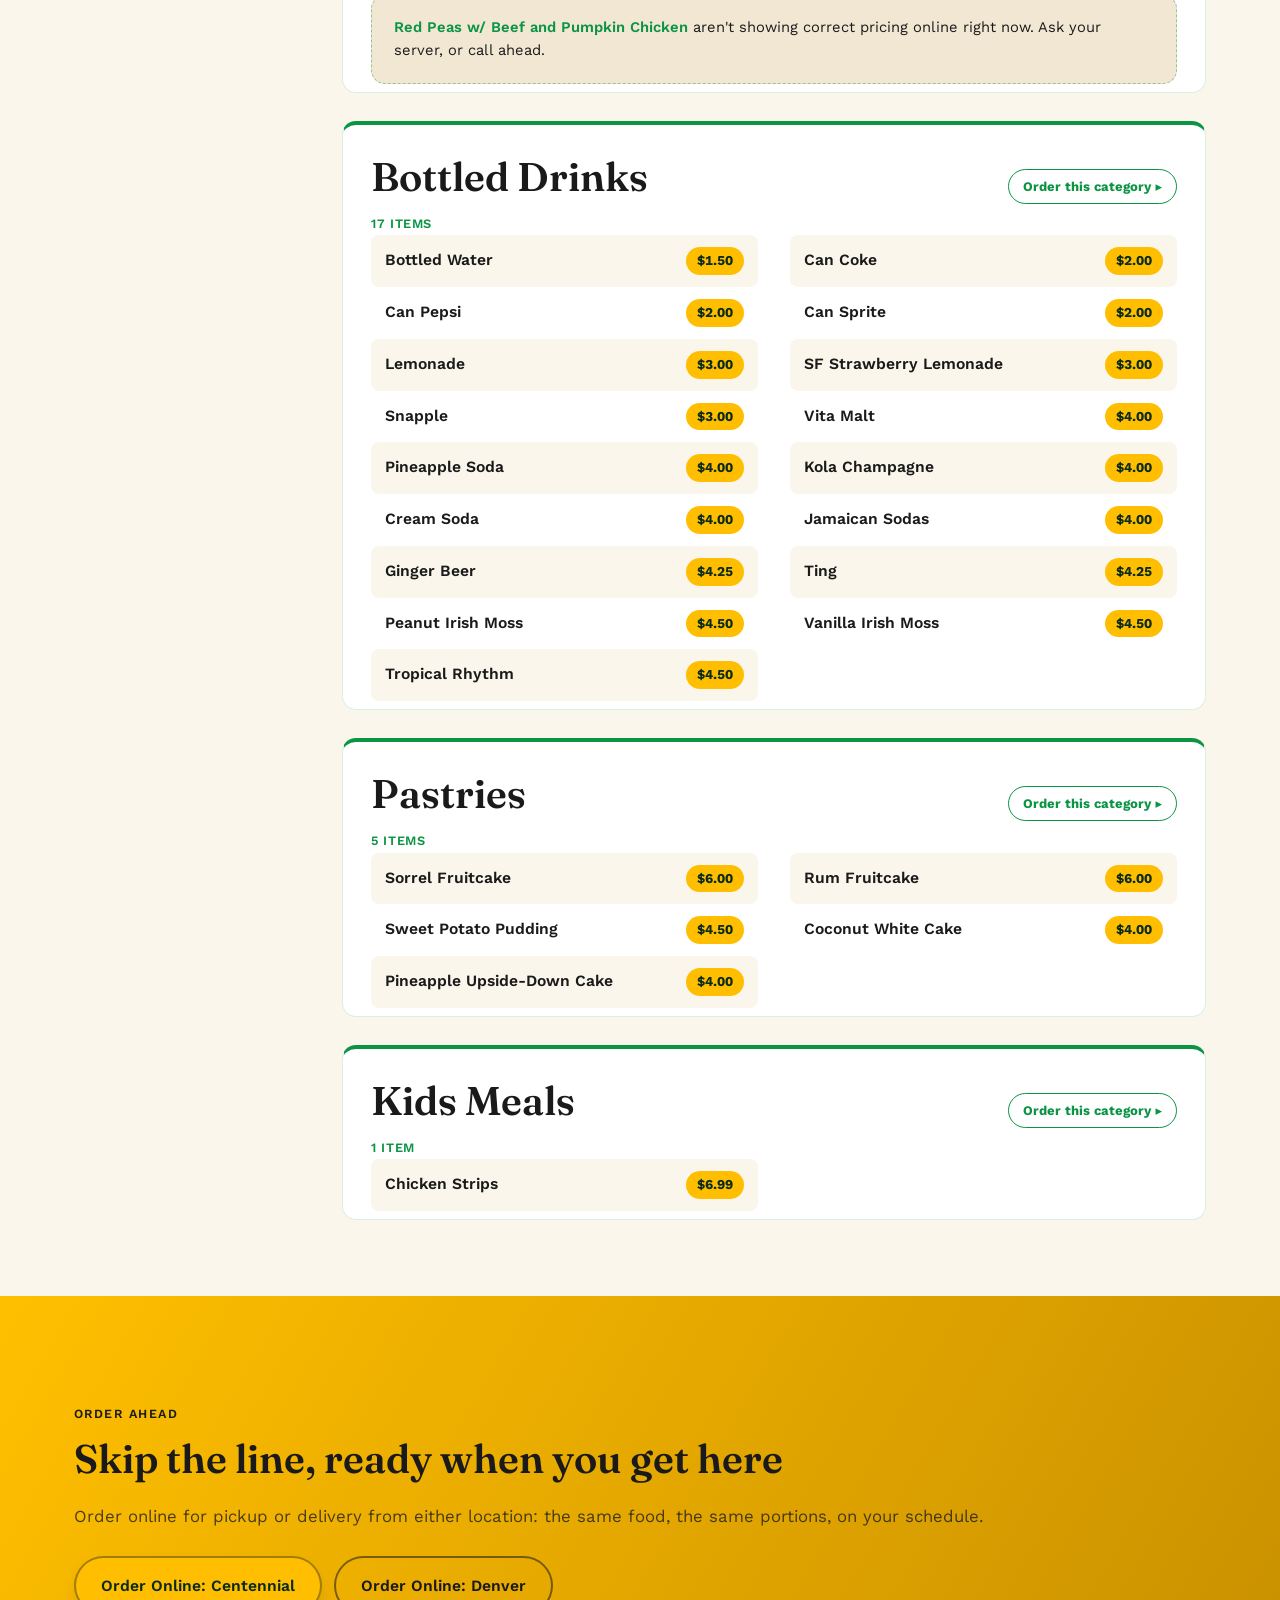
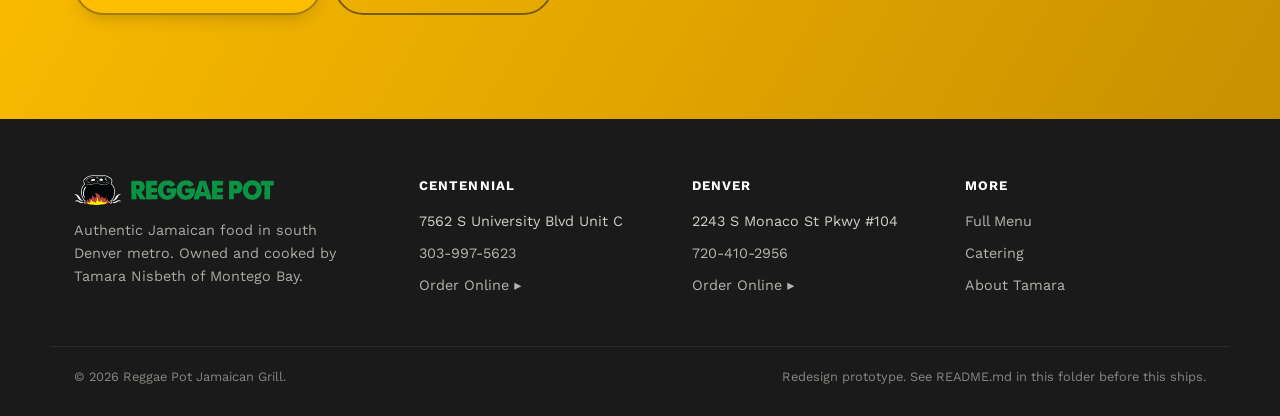
<file: menu/index.html>
<!DOCTYPE html>
<html lang="en">
<head>
<meta charset="UTF-8">
<meta name="viewport" content="width=device-width, initial-scale=1">
<title>Jamaican Menu: Oxtail, Curry Goat &amp; Jerk Chicken | Reggae Pot</title>
<meta name="description" content="The full Reggae Pot menu: oxtail, curry goat, jerk chicken, roti, patties and more, with real prices. Order online for pickup from Centennial or Denver, CO.">

<!--
  REDESIGN PROTOTYPE — Reggae Pot Jamaican Grill menu page
  Built Sep 15, 2026, after reviewing the sibling client's (Nakhon Luang) three menu-page
  design directions on their dev site. This follows their "Field Guide" variant: one real
  content page, every dish with a real price, a sticky jump-to-category nav — because the
  Sep 3 audit found the live /menu/ page is a bare ezoo embed with zero content and no H1,
  and ordering itself already happens on ezoo — this page doesn't need to rebuild that.

  ALL prices and item names below were pulled live from Reggae Pot's own ordering system
  (ezoo.app/api/reggaepotcentennial/menu) on Sep 15, 2026 — not guessed, not carried over
  from the Sep 3 audit's manual notes. Items ezoo currently marks unavailable are excluded.
  See README.md in this folder for the full sourcing and category-cleanup notes.
-->

<link rel="preconnect" href="https://fonts.googleapis.com">
<link rel="preconnect" href="https://fonts.gstatic.com" crossorigin>
<link href="https://fonts.googleapis.com/css2?family=Fraunces:ital,opsz,wght@0,9..144,400;0,9..144,500;0,9..144,600;1,9..144,500&family=Work+Sans:wght@400;500;600;700&display=swap" rel="stylesheet">

<link rel="stylesheet" href="../assets/site.css">
<style>
  /* ---------- Menu-page-only additions ---------- */
  .menu-hero{
    background:linear-gradient(160deg, var(--green-deep), var(--green) 140%);
    color:var(--cream); padding-block:56px 44px;
  }
  .menu-hero .eyebrow{color:var(--gold);}
  .menu-hero h1{color:#fff; font-size:clamp(2rem,4.5vw,3rem);}
  .menu-hero p.lede{max-width:60ch; color:rgba(250,246,236,0.88); font-size:1.05rem;}
  .menu-meta{display:flex; flex-wrap:wrap; gap:20px 32px; margin-top:1.4em; font-size:0.92rem;}
  .menu-meta strong{color:var(--gold); display:block; font-size:0.75rem; text-transform:uppercase; letter-spacing:0.06em; margin-bottom:2px;}
  .menu-hero .hero-ctas{margin-top:1.6em;}
  .menu-note{
    margin-top:1.6em; padding:12px 16px; border-radius:10px; background:rgba(255,255,255,0.08);
    border:1px solid rgba(255,255,255,0.16); font-size:0.85rem; max-width:64ch; color:rgba(250,246,236,0.85);
  }

  /* ---------- Fan Favorites: photo-forward opener before the text-row categories ---------- */
  .menu-featured{padding-block:44px 8px;}
  .menu-featured-label{
    display:block; font-size:0.78rem; letter-spacing:0.1em; text-transform:uppercase;
    font-weight:700; color:var(--green); margin-bottom:14px;
  }
  .featured-grid{display:grid; grid-template-columns:repeat(5,1fr); gap:16px;}
  @media (max-width:920px){ .featured-grid{grid-template-columns:repeat(3,1fr);} }
  @media (max-width:600px){ .featured-grid{grid-template-columns:repeat(2,1fr);} }
  .featured-card{
    display:block; text-decoration:none; color:inherit; border-radius:var(--radius);
    overflow:hidden; border:1px solid var(--line); background:#fff;
    transition:transform 0.15s ease, box-shadow 0.15s ease;
  }
  .featured-card:hover{transform:translateY(-3px); box-shadow:0 14px 28px -16px rgba(10,42,26,0.35);}
  .featured-photo{aspect-ratio:1/1; background-size:cover; background-position:center;}
  .featured-body{padding:10px 12px 12px;}
  .featured-body h3{font-size:0.92rem; margin-bottom:4px; line-height:1.25;}
  .featured-price{font-size:0.85rem; font-weight:600; color:var(--green); font-variant-numeric:tabular-nums;}

  .menu-layout{display:grid; grid-template-columns:220px 1fr; gap:48px; align-items:start; padding-block:32px 48px;}
  @media (max-width:860px){ .menu-layout{grid-template-columns:1fr;} }

  /* Nav "chips" — a filled pill on hover/active instead of just a thin left border, so
     this reads less like a plain link list and more like a real wayfinding control. */
  .jump-nav{position:sticky; top:86px; display:flex; flex-direction:column; gap:3px;}
  .jump-nav a{
    padding:9px 12px; border-radius:999px; text-decoration:none; color:var(--ink); font-size:0.88rem;
    font-weight:500; opacity:0.72;
  }
  .jump-nav a:hover{opacity:1; background:var(--cream-deep);}
  .jump-nav a.active{opacity:1; background:var(--green); color:#fff; font-weight:600;}
  @media (max-width:860px){
    .jump-nav{
      position:sticky; top:66px; z-index:20; flex-direction:row; overflow-x:auto; gap:8px;
      background:var(--cream); padding-block:10px; margin-inline:-24px; padding-inline:24px;
      border-bottom:1px solid var(--line); -webkit-overflow-scrolling:touch;
    }
    .jump-nav a{white-space:nowrap; border-radius:999px; padding:6px 14px;}
  }

  /* Each category is now its own bordered card instead of a plain text block separated
     by a hairline — reads as a distinct, designed section instead of one continuous
     spreadsheet running down the page. */
  .menu-cat{
    scroll-margin-top:150px; padding:28px 28px 8px; margin-bottom:28px;
    background:#fff; border:1px solid var(--line); border-radius:var(--radius);
    border-top:4px solid var(--green);
  }
  .menu-cat-head{display:flex; flex-wrap:wrap; align-items:baseline; justify-content:space-between; gap:12px; margin-bottom:6px;}
  .menu-cat-head h2{margin-bottom:0;}
  .menu-cat-count{font-size:0.8rem; color:var(--green); font-weight:600; text-transform:uppercase; letter-spacing:0.05em;}
  .menu-cat-intro{max-width:64ch; opacity:0.75; margin-bottom:1.2em;}
  .menu-cat-order{
    font-size:0.82rem; font-weight:700; color:var(--green); text-decoration:none; white-space:nowrap;
    border:1.5px solid var(--green); border-radius:999px; padding:6px 14px;
  }
  .menu-cat-order:hover{background:var(--green); color:#fff;}

  /* Item rows: zebra striping + a price pill instead of plain dashed-line text rows,
     so a 12-category, 80-item list doesn't read as one flat spreadsheet. */
  .menu-items{display:grid; grid-template-columns:1fr 1fr; gap:0 32px;}
  .menu-item{
    display:flex; justify-content:space-between; align-items:flex-start; gap:16px;
    padding:12px 14px; border-radius:8px;
  }
  /* Grid fills left-to-right per row, so plain nth-child(odd) would only ever stripe the
     left column. This pairs items 1&2, skips 3&4, pairs 5&6... which stripes by row
     instead, matching how the grid actually lays the two columns out. */
  .menu-item:nth-child(4n+1), .menu-item:nth-child(4n+2){background:var(--cream);}
  @media (max-width:680px){
    .menu-items{grid-template-columns:1fr;}
    .menu-item:nth-child(4n+1), .menu-item:nth-child(4n+2){background:none;}
    .menu-item:nth-child(odd){background:var(--cream);}
  }
  .menu-item-name{font-weight:600; font-size:0.98rem;}
  .menu-item-desc{font-size:0.85rem; opacity:0.7; margin-top:2px; max-width:38ch;}
  .menu-item-price{
    font-weight:700; color:var(--green-deep); white-space:nowrap; font-variant-numeric:tabular-nums;
    background:var(--gold); border-radius:999px; padding:3px 11px; font-size:0.85rem; flex:none;
  }

  .menu-callout{
    background:var(--cream-deep); border:1px dashed rgba(11,148,68,0.4); border-radius:var(--radius);
    padding:20px 22px; margin-top:1em;
  }
  .menu-callout p{margin:0; font-size:0.92rem;}
  .menu-callout .flavors{font-weight:600; color:var(--green);}
</style>
</head>
<body>

<a href="#main" class="skip-link">Skip to content</a>

<header class="site">
  <div class="wrap nav">
    <a href="/" class="wordmark">
      <img class="mark" src="../assets/icon.png" alt="" width="186" height="119">
      <img class="logotype" src="../assets/logo-txt.png" alt="Reggae Pot" width="473" height="66">
    </a>
    <ul class="nav-links">
      <li><a href="/">Home</a></li>
      <li><a href="/menu/" style="opacity:1; font-weight:700;">Menu</a></li>
      <li><a href="/#locations">Locations</a></li>
      <li><a href="https://catering.reggaepotjamaicangrill.com/">Catering</a></li>
      <li><a href="/#why">About</a></li>
    </ul>
    <div class="nav-cta">
      <a class="btn btn-ember btn-sm" href="/order/centennial/">Order: Centennial</a>
      <a class="btn btn-outline-dark btn-sm" href="/order/denver/">Order: Denver</a>
    </div>
  </div>
</header>

<main id="main">

  <section class="menu-hero">
    <div class="wrap">
      <span class="eyebrow">Menu · Centennial &amp; Denver</span>
      <h1>Every dish, one real price list</h1>
      <p class="lede">Oxtail, curry goat and jerk chicken cooked the way Tamara Nisbeth learned in Montego Bay, plus rotis, patties, sides and drinks. Real prices, pulled straight from our own ordering system.</p>
      <div class="menu-meta">
        <div><strong>Hours</strong>Mon–Sat 11am–8pm, both locations</div>
        <div><strong>Centennial</strong>7562 S University Blvd Unit C</div>
        <div><strong>Denver</strong>2243 S Monaco St Pkwy #104 · Closed Sun</div>
      </div>
      <div class="hero-ctas">
        <a class="btn btn-ember" href="/order/centennial/">Order Online: Centennial</a>
        <a class="btn btn-outline" href="/order/denver/">Order Online: Denver</a>
      </div>
      <p class="menu-note">Prices shown are Centennial's. Denver's menu is close but can vary slightly. Order from your own location's link above to see exactly what's available near you.</p>
    </div>
  </section>

  <!-- FAN FAVORITES — real photos on the 5 dishes we actually have real photos of (the
       same shots used on the homepage), matched to their exact real menu items and
       prices below. This is the direct fix for "it's just a text list" — every other
       item still doesn't have a real photo, so this can't extend to the whole menu
       without inventing images, but it gives the page a photo-forward opening instead
       of diving straight into rows of text. -->
  <section class="menu-featured">
    <div class="wrap">
      <span class="menu-featured-label">Fan Favorites</span>
      <div class="featured-grid">
        <a class="featured-card" href="https://ezoo.app/reggaepotcentennial#cat-WWQKBZJGEMBQ8">
          <div class="featured-photo" style="background-image:url('../assets/oxtail.png');"></div>
          <div class="featured-body"><h3>Oxtail</h3><span class="featured-price">$25.00</span></div>
        </a>
        <a class="featured-card" href="https://ezoo.app/reggaepotcentennial#cat-WWQKBZJGEMBQ8">
          <div class="featured-photo" style="background-image:url('../assets/jerk-ribs.jpg');"></div>
          <div class="featured-body"><h3>Jerk BBQ Ribs</h3><span class="featured-price">$22.50</span></div>
        </a>
        <a class="featured-card" href="https://ezoo.app/reggaepotcentennial#cat-WWQKBZJGEMBQ8">
          <div class="featured-photo" style="background-image:url('../assets/jerk-chicken.png');"></div>
          <div class="featured-body"><h3>Jerk Chicken</h3><span class="featured-price">$21.00</span></div>
        </a>
        <a class="featured-card" href="https://ezoo.app/reggaepotcentennial#cat-WWQKBZJGEMBQ8">
          <div class="featured-photo" style="background-image:url('../assets/ackee-saltfish.jpg');"></div>
          <div class="featured-body"><h3>Ackee &amp; Salt Fish</h3><span class="featured-price">$24.00</span></div>
        </a>
        <a class="featured-card" href="https://ezoo.app/reggaepotcentennial#cat-KR3TD5Z9VG74J">
          <div class="featured-photo" style="background-image:url('../assets/jerk-wings.jpg');"></div>
          <div class="featured-body"><h3>Jerk Wings Starter</h3><span class="featured-price">$8.99</span></div>
        </a>
      </div>
    </div>
  </section>

  <div class="wrap menu-layout">
    <nav class="jump-nav" aria-label="Jump to category">
      <a href="#meals">Reggae Pot Meals</a>
      <a href="#starters">Starters</a>
      <a href="#salads">Salads</a>
      <a href="#lunch">Lunch Specials</a>
      <a href="#meat-only">Meat Only</a>
      <a href="#patties">Patties</a>
      <a href="#sides">Savory Sides</a>
      <a href="#juices">Fresh Pressed Juices</a>
      <a href="#soups">Soups</a>
      <a href="#drinks">Bottled Drinks</a>
      <a href="#pastries">Pastries</a>
      <a href="#kids">Kids Meals</a>
    </nav>

    <div>

      <section class="menu-cat" id="meals">
        <div class="menu-cat-head">
          <h2>Reggae Pot Meals</h2>
          <a class="menu-cat-order" href="https://ezoo.app/reggaepotcentennial#cat-WWQKBZJGEMBQ8">Order this category ▸</a>
        </div>
        <span class="menu-cat-count">16 dishes</span>
        <p class="menu-cat-intro">The full plates: the dishes Reggae Pot is actually built around.</p>
        <div class="menu-items">
          <div class="menu-item"><div><div class="menu-item-name">Oxtail</div><div class="menu-item-desc">Slow-braised until it falls off the bone, in a rich brown gravy. The dish regulars order first.</div></div><div class="menu-item-price">$25.00</div></div>
          <div class="menu-item"><div><div class="menu-item-name">Curry Goat</div><div class="menu-item-desc">Traditional Jamaican curry, slow-cooked and bone-in, the way it's done at home in Montego Bay.</div></div><div class="menu-item-price">$23.00</div></div>
          <div class="menu-item"><div><div class="menu-item-name">Jerk Chicken</div><div class="menu-item-desc">Off the grill, seasoned with scotch bonnet peppers and fiery jerk spices. The easiest place to start.</div></div><div class="menu-item-price">$21.00</div></div>
          <div class="menu-item"><div><div class="menu-item-name">Ackee &amp; Salt Fish</div><div class="menu-item-desc">Jamaica's national dish. A strong signal for anyone who grew up on the real thing.</div></div><div class="menu-item-price">$24.00</div></div>
          <div class="menu-item"><div><div class="menu-item-name">Brown Stew Chicken</div><div class="menu-item-desc">Chicken braised in a savory brown stew, a Jamaican home-cooking staple.</div></div><div class="menu-item-price">$18.99</div></div>
          <div class="menu-item"><div><div class="menu-item-name">Curry Chicken</div><div class="menu-item-desc">Bone-in chicken in a traditional Jamaican curry, with rice &amp; peas.</div></div><div class="menu-item-price">$18.99</div></div>
          <div class="menu-item"><div><div class="menu-item-name">Jerk Pork</div><div class="menu-item-desc">Jerk-seasoned pork off the grill, with rice &amp; peas and a side.</div></div><div class="menu-item-price">$18.99</div></div>
          <div class="menu-item"><div><div class="menu-item-name">Jerk BBQ Ribs</div><div class="menu-item-desc">Ribs finished jerk-style with a BBQ glaze, fall-off-the-bone tender.</div></div><div class="menu-item-price">$22.50</div></div>
          <div class="menu-item"><div><div class="menu-item-name">Spicy Curry Shrimp</div><div class="menu-item-desc">Shrimp simmered in a spiced curry sauce, served with rice &amp; peas.</div></div><div class="menu-item-price">$22.00</div></div>
          <div class="menu-item"><div><div class="menu-item-name">Jerk Shrimp</div><div class="menu-item-desc">Shrimp seasoned and grilled jerk-style, off the same grill as the chicken.</div></div><div class="menu-item-price">$20.00</div></div>
          <div class="menu-item"><div><div class="menu-item-name">Rasta Pasta w/ Jerk Chicken</div><div class="menu-item-desc">Creamy jerk-spiced pasta with grilled chicken and bell peppers.</div></div><div class="menu-item-price">$23.99</div></div>
          <div class="menu-item"><div><div class="menu-item-name">Rasta Pasta w/ Shrimp</div><div class="menu-item-desc">The same jerk-spiced pasta, built around shrimp instead.</div></div><div class="menu-item-price">$24.50</div></div>
          <div class="menu-item"><div><div class="menu-item-name">Rasta Pasta w/ Oxtail</div><div class="menu-item-desc">Rasta pasta topped with slow-braised oxtail, the richest version on the menu.</div></div><div class="menu-item-price">$26.99</div></div>
          <div class="menu-item"><div><div class="menu-item-name">Curry Goat Roti</div><div class="menu-item-desc">Curry goat wrapped in fresh roti, the on-the-go version of the classic.</div></div><div class="menu-item-price">$24.00</div></div>
          <div class="menu-item"><div><div class="menu-item-name">Curry Chicken Roti</div><div class="menu-item-desc">Curry chicken wrapped in fresh roti, ready to eat with your hands.</div></div><div class="menu-item-price">$19.99</div></div>
          <div class="menu-item"><div><div class="menu-item-name">Curry Potatoes &amp; Veggies</div><div class="menu-item-desc">A vegetarian curry built around potatoes and fresh vegetables.</div></div><div class="menu-item-price">$16.00</div></div>
        </div>
      </section>

      <section class="menu-cat" id="starters">
        <div class="menu-cat-head">
          <h2>Starters</h2>
          <a class="menu-cat-order" href="https://ezoo.app/reggaepotcentennial#cat-KR3TD5Z9VG74J">Order this category ▸</a>
        </div>
        <span class="menu-cat-count">5 dishes</span>
        <div class="menu-items">
          <div class="menu-item"><div><div class="menu-item-name">Jerk Shrimp</div><div class="menu-item-desc">A smaller portion of the jerk shrimp, sized to start.</div></div><div class="menu-item-price">$12.99</div></div>
          <div class="menu-item"><div><div class="menu-item-name">Leighton's Special</div></div><div class="menu-item-price">$15.00</div></div>
          <div class="menu-item"><div><div class="menu-item-name">Jerk Wings Starter</div><div class="menu-item-desc">Jerk-seasoned chicken wings, grilled and ready to share.</div></div><div class="menu-item-price">$8.99</div></div>
          <div class="menu-item"><div><div class="menu-item-name">Vegan Ackee Cups</div><div class="menu-item-desc">A plant-based take on ackee, served in a small cup to start.</div></div><div class="menu-item-price">$13.99</div></div>
          <div class="menu-item"><div><div class="menu-item-name">Ackee &amp; Salt Fish Cups</div><div class="menu-item-desc">A starter-sized portion of the national dish.</div></div><div class="menu-item-price">$14.99</div></div>
        </div>
      </section>

      <section class="menu-cat" id="salads">
        <div class="menu-cat-head">
          <h2>Salads</h2>
          <a class="menu-cat-order" href="https://ezoo.app/reggaepotcentennial#cat-3D47JB5MQXZ6A">Order this category ▸</a>
        </div>
        <span class="menu-cat-count">2 dishes</span>
        <div class="menu-items">
          <div class="menu-item"><div><div class="menu-item-name">Jerk Shrimp Salad</div><div class="menu-item-desc">Jerk shrimp over a fresh salad.</div></div><div class="menu-item-price">$15.00</div></div>
          <div class="menu-item"><div><div class="menu-item-name">Jerk Chicken Salad</div><div class="menu-item-desc">Jerk chicken over a fresh salad.</div></div><div class="menu-item-price">$14.00</div></div>
        </div>
      </section>

      <section class="menu-cat" id="lunch">
        <div class="menu-cat-head">
          <h2>Lunch Specials</h2>
          <a class="menu-cat-order" href="https://ezoo.app/reggaepotcentennial#cat-1HN6H0PFT7684">Order this category ▸</a>
        </div>
        <span class="menu-cat-count">5 dishes</span>
        <p class="menu-cat-intro">Weekday lunch pricing on Reggae Pot favorites.</p>
        <div class="menu-items">
          <div class="menu-item"><div><div class="menu-item-name">Lunch Jerk Chicken</div></div><div class="menu-item-price">$15.00</div></div>
          <div class="menu-item"><div><div class="menu-item-name">Lunch Curry Chicken</div></div><div class="menu-item-price">$12.99</div></div>
          <div class="menu-item"><div><div class="menu-item-name">Lunch Brown Stew Chicken</div></div><div class="menu-item-price">$12.99</div></div>
          <div class="menu-item"><div><div class="menu-item-name">Oxtail Cheese Steak</div></div><div class="menu-item-price">$18.00</div></div>
          <div class="menu-item"><div><div class="menu-item-name">Jerk Chicken Cheese Steak</div></div><div class="menu-item-price">$16.00</div></div>
        </div>
      </section>

      <section class="menu-cat" id="meat-only">
        <div class="menu-cat-head">
          <h2>Meat Only</h2>
          <a class="menu-cat-order" href="https://ezoo.app/reggaepotcentennial#cat-0QCWXDE6Y8372">Order this category ▸</a>
        </div>
        <span class="menu-cat-count">9 dishes</span>
        <p class="menu-cat-intro">Just the protein. Sides sold separately.</p>
        <div class="menu-items">
          <div class="menu-item"><div class="menu-item-name">Curry Goat</div><div class="menu-item-price">$20.00</div></div>
          <div class="menu-item"><div class="menu-item-name">Jerk Wings</div><div class="menu-item-price">$17.99</div></div>
          <div class="menu-item"><div class="menu-item-name">Jerk BBQ Wings</div><div class="menu-item-price">$17.99</div></div>
          <div class="menu-item"><div class="menu-item-name">Jerk Pork BBQ Ribs</div><div class="menu-item-price">$18.99</div></div>
          <div class="menu-item"><div class="menu-item-name">Jerk Pork</div><div class="menu-item-price">$15.00</div></div>
          <div class="menu-item"><div class="menu-item-name">Oxtail</div><div class="menu-item-price">$22.00</div></div>
          <div class="menu-item"><div class="menu-item-name">Brown Stew Chicken</div><div class="menu-item-price">$15.00</div></div>
          <div class="menu-item"><div class="menu-item-name">Curry Chicken</div><div class="menu-item-price">$15.00</div></div>
          <div class="menu-item"><div class="menu-item-name">1/2 Jerk Chicken</div><div class="menu-item-price">$15.00</div></div>
        </div>
      </section>

      <section class="menu-cat" id="patties">
        <div class="menu-cat-head">
          <h2>Patties</h2>
          <a class="menu-cat-order" href="https://ezoo.app/reggaepotcentennial#cat-VJN2M4RC2D37E">Order this category ▸</a>
        </div>
        <span class="menu-cat-count">6 items</span>
        <div class="menu-items">
          <div class="menu-item"><div class="menu-item-name">Oxtail Patty</div><div class="menu-item-price">$14.00</div></div>
          <div class="menu-item"><div class="menu-item-name">Beef Patty</div><div class="menu-item-price">$4.25</div></div>
          <div class="menu-item"><div class="menu-item-name">Jerk Chicken Patty</div><div class="menu-item-price">$4.50</div></div>
          <div class="menu-item"><div class="menu-item-name">Curry Chicken Patty</div><div class="menu-item-price">$4.50</div></div>
          <div class="menu-item"><div class="menu-item-name">Veggie Patty</div><div class="menu-item-price">$4.00</div></div>
          <div class="menu-item"><div class="menu-item-name">Coco Bread</div><div class="menu-item-price">$3.00</div></div>
        </div>
      </section>

      <section class="menu-cat" id="sides">
        <div class="menu-cat-head">
          <h2>Savory Sides</h2>
          <a class="menu-cat-order" href="https://ezoo.app/reggaepotcentennial#cat-0SA1K7M91X3JG">Order this category ▸</a>
        </div>
        <span class="menu-cat-count">14 items</span>
        <div class="menu-items">
          <div class="menu-item"><div class="menu-item-name">Rice &amp; Peas</div><div class="menu-item-price">$4.99</div></div>
          <div class="menu-item"><div class="menu-item-name">White Rice</div><div class="menu-item-price">$4.25</div></div>
          <div class="menu-item"><div class="menu-item-name">Ripe Fried Plantains</div><div class="menu-item-price">$6.99</div></div>
          <div class="menu-item"><div class="menu-item-name">Steamed Cabbage</div><div class="menu-item-price">$5.50</div></div>
          <div class="menu-item"><div class="menu-item-name">Collard Greens</div><div class="menu-item-price">$6.99</div></div>
          <div class="menu-item"><div class="menu-item-name">Roti</div><div class="menu-item-price">$6.00</div></div>
          <div class="menu-item"><div class="menu-item-name">Baked Mac N Cheese</div><div class="menu-item-price">$6.00</div></div>
          <div class="menu-item"><div class="menu-item-name">Corn Bread</div><div class="menu-item-price">$4.50</div></div>
          <div class="menu-item"><div class="menu-item-name">Fried Festival</div><div class="menu-item-price">$4.50</div></div>
          <div class="menu-item"><div class="menu-item-name">Fried Dumpling</div><div class="menu-item-price">$4.50</div></div>
          <div class="menu-item"><div class="menu-item-name">French Fries</div><div class="menu-item-price">$3.50</div></div>
          <div class="menu-item"><div class="menu-item-name">Mac Salad</div><div class="menu-item-price">$5.50</div></div>
          <div class="menu-item"><div class="menu-item-name">Potato Salad</div><div class="menu-item-price">$5.50</div></div>
          <div class="menu-item"><div class="menu-item-name">Veggie Salad</div><div class="menu-item-price">$4.00</div></div>
        </div>
      </section>

      <section class="menu-cat" id="juices">
        <div class="menu-cat-head">
          <h2>Fresh Pressed Juices</h2>
          <a class="menu-cat-order" href="https://ezoo.app/reggaepotcentennial#cat-602Y5A9F11JHM">Order this category ▸</a>
        </div>
        <span class="menu-cat-count">1 item online</span>
        <div class="menu-items">
          <div class="menu-item"><div class="menu-item-name">Refill</div><div class="menu-item-price">$2.00</div></div>
        </div>
        <div class="menu-callout">
          <p>Guava Pineapple, Mango Passion Fruit and Sorrel Ginger are made fresh daily but aren't showing correct pricing in our online ordering system right now. <span class="flavors">Ask your server, or call ahead to confirm what's fresh today.</span> We're working on getting these fixed online. <!-- PLACEHOLDER: remove this callout once Clover/ezoo catalog pricing is fixed for these three items, per the Sep 3 audit's $0.00 finding --></p>
        </div>
      </section>

      <section class="menu-cat" id="soups">
        <div class="menu-cat-head">
          <h2>Soups</h2>
          <a class="menu-cat-order" href="https://ezoo.app/reggaepotcentennial#cat-RXRM1N2AWRW1R">Order this category ▸</a>
        </div>
        <span class="menu-cat-count">2 dishes</span>
        <div class="menu-callout">
          <p><span class="flavors">Red Peas w/ Beef and Pumpkin Chicken</span> aren't showing correct pricing online right now. Ask your server, or call ahead. <!-- PLACEHOLDER: same $0.00 catalog issue as the juices above --></p>
        </div>
      </section>

      <section class="menu-cat" id="drinks">
        <div class="menu-cat-head">
          <h2>Bottled Drinks</h2>
          <a class="menu-cat-order" href="https://ezoo.app/reggaepotcentennial#cat-049D6MSFTW6Y8">Order this category ▸</a>
        </div>
        <span class="menu-cat-count">17 items</span>
        <div class="menu-items">
          <div class="menu-item"><div class="menu-item-name">Bottled Water</div><div class="menu-item-price">$1.50</div></div>
          <div class="menu-item"><div class="menu-item-name">Can Coke</div><div class="menu-item-price">$2.00</div></div>
          <div class="menu-item"><div class="menu-item-name">Can Pepsi</div><div class="menu-item-price">$2.00</div></div>
          <div class="menu-item"><div class="menu-item-name">Can Sprite</div><div class="menu-item-price">$2.00</div></div>
          <div class="menu-item"><div class="menu-item-name">Lemonade</div><div class="menu-item-price">$3.00</div></div>
          <div class="menu-item"><div class="menu-item-name">SF Strawberry Lemonade</div><div class="menu-item-price">$3.00</div></div>
          <div class="menu-item"><div class="menu-item-name">Snapple</div><div class="menu-item-price">$3.00</div></div>
          <div class="menu-item"><div class="menu-item-name">Vita Malt</div><div class="menu-item-price">$4.00</div></div>
          <div class="menu-item"><div class="menu-item-name">Pineapple Soda</div><div class="menu-item-price">$4.00</div></div>
          <div class="menu-item"><div class="menu-item-name">Kola Champagne</div><div class="menu-item-price">$4.00</div></div>
          <div class="menu-item"><div class="menu-item-name">Cream Soda</div><div class="menu-item-price">$4.00</div></div>
          <div class="menu-item"><div class="menu-item-name">Jamaican Sodas</div><div class="menu-item-price">$4.00</div></div>
          <div class="menu-item"><div class="menu-item-name">Ginger Beer</div><div class="menu-item-price">$4.25</div></div>
          <div class="menu-item"><div class="menu-item-name">Ting</div><div class="menu-item-price">$4.25</div></div>
          <div class="menu-item"><div class="menu-item-name">Peanut Irish Moss</div><div class="menu-item-price">$4.50</div></div>
          <div class="menu-item"><div class="menu-item-name">Vanilla Irish Moss</div><div class="menu-item-price">$4.50</div></div>
          <div class="menu-item"><div class="menu-item-name">Tropical Rhythm</div><div class="menu-item-price">$4.50</div></div>
        </div>
      </section>

      <section class="menu-cat" id="pastries">
        <div class="menu-cat-head">
          <h2>Pastries</h2>
          <a class="menu-cat-order" href="https://ezoo.app/reggaepotcentennial#cat-X9DXBWECQFX36">Order this category ▸</a>
        </div>
        <span class="menu-cat-count">5 items</span>
        <div class="menu-items">
          <div class="menu-item"><div class="menu-item-name">Sorrel Fruitcake</div><div class="menu-item-price">$6.00</div></div>
          <div class="menu-item"><div class="menu-item-name">Rum Fruitcake</div><div class="menu-item-price">$6.00</div></div>
          <div class="menu-item"><div class="menu-item-name">Sweet Potato Pudding</div><div class="menu-item-price">$4.50</div></div>
          <div class="menu-item"><div class="menu-item-name">Coconut White Cake</div><div class="menu-item-price">$4.00</div></div>
          <div class="menu-item"><div class="menu-item-name">Pineapple Upside-Down Cake</div><div class="menu-item-price">$4.00</div></div>
        </div>
      </section>

      <section class="menu-cat" id="kids">
        <div class="menu-cat-head">
          <h2>Kids Meals</h2>
          <a class="menu-cat-order" href="https://ezoo.app/reggaepotcentennial#cat-2TPM0M0Y2FEY4">Order this category ▸</a>
        </div>
        <span class="menu-cat-count">1 item</span>
        <div class="menu-items">
          <div class="menu-item"><div class="menu-item-name">Chicken Strips</div><div class="menu-item-price">$6.99</div></div>
        </div>
      </section>

    </div>
  </div>

  <!-- FINAL CTA — reused from homepage -->
  <section class="final-cta">
    <div class="wrap">
      <span class="eyebrow">Order ahead</span>
      <h2>Skip the line, ready when you get here</h2>
      <p class="lede">Order online for pickup or delivery from either location: the same food, the same portions, on your schedule.</p>
      <div class="hero-ctas">
        <a class="btn btn-ember" href="/order/centennial/">Order Online: Centennial</a>
        <a class="btn btn-outline" href="/order/denver/">Order Online: Denver</a>
      </div>
    </div>
  </section>

</main>

<footer>
  <div class="wrap foot-grid">
    <div>
      <div class="foot-logo">
        <img class="mark" src="../assets/icon.png" alt="" width="186" height="119">
        <img class="logotype" src="../assets/logo-txt.png" alt="Reggae Pot" width="473" height="66">
      </div>
      <p style="max-width:32ch; opacity:0.8;">Authentic Jamaican food in south Denver metro. Owned and cooked by Tamara Nisbeth of Montego Bay.</p>
    </div>
    <div>
      <h4>Centennial</h4>
      <ul>
        <li>7562 S University Blvd Unit C</li>
        <li><a href="tel:+13039975623">303-997-5623</a></li>
        <li><a href="/order/centennial/">Order Online ▸</a></li>
      </ul>
    </div>
    <div>
      <h4>Denver</h4>
      <ul>
        <li>2243 S Monaco St Pkwy #104</li>
        <li><a href="tel:+17204102956">720-410-2956</a></li>
        <li><a href="/order/denver/">Order Online ▸</a></li>
      </ul>
    </div>
    <div>
      <h4>More</h4>
      <ul>
        <li><a href="/menu/">Full Menu</a></li>
        <li><a href="https://catering.reggaepotjamaicangrill.com/">Catering</a></li>
        <li><a href="/#why">About Tamara</a></li>
      </ul>
    </div>
  </div>
  <div class="wrap foot-bottom">
    <span>© 2026 Reggae Pot Jamaican Grill.</span>
    <span>Redesign prototype. See README.md in this folder before this ships.</span>
  </div>
</footer>

<nav class="mobile-order-bar" aria-label="Quick order">
  <a class="centennial" href="/order/centennial/">Order: Centennial</a>
  <a class="denver" href="/order/denver/">Order: Denver</a>
</nav>

<script>
  // Highlight the jump-nav item matching whichever category is in view.
  var sections = document.querySelectorAll('.menu-cat');
  var links = document.querySelectorAll('.jump-nav a');
  if ('IntersectionObserver' in window && sections.length) {
    var byId = {};
    links.forEach(function(a){ byId[a.getAttribute('href').slice(1)] = a; });
    var jio = new IntersectionObserver(function(entries){
      entries.forEach(function(entry){
        var link = byId[entry.target.id];
        if (!link) return;
        if (entry.isIntersecting) {
          links.forEach(function(a){ a.classList.remove('active'); });
          link.classList.add('active');
        }
      });
    }, {rootMargin: '-140px 0px -70% 0px'});
    sections.forEach(function(s){ jio.observe(s); });
  }
</script>

</body>
</html>
</file>
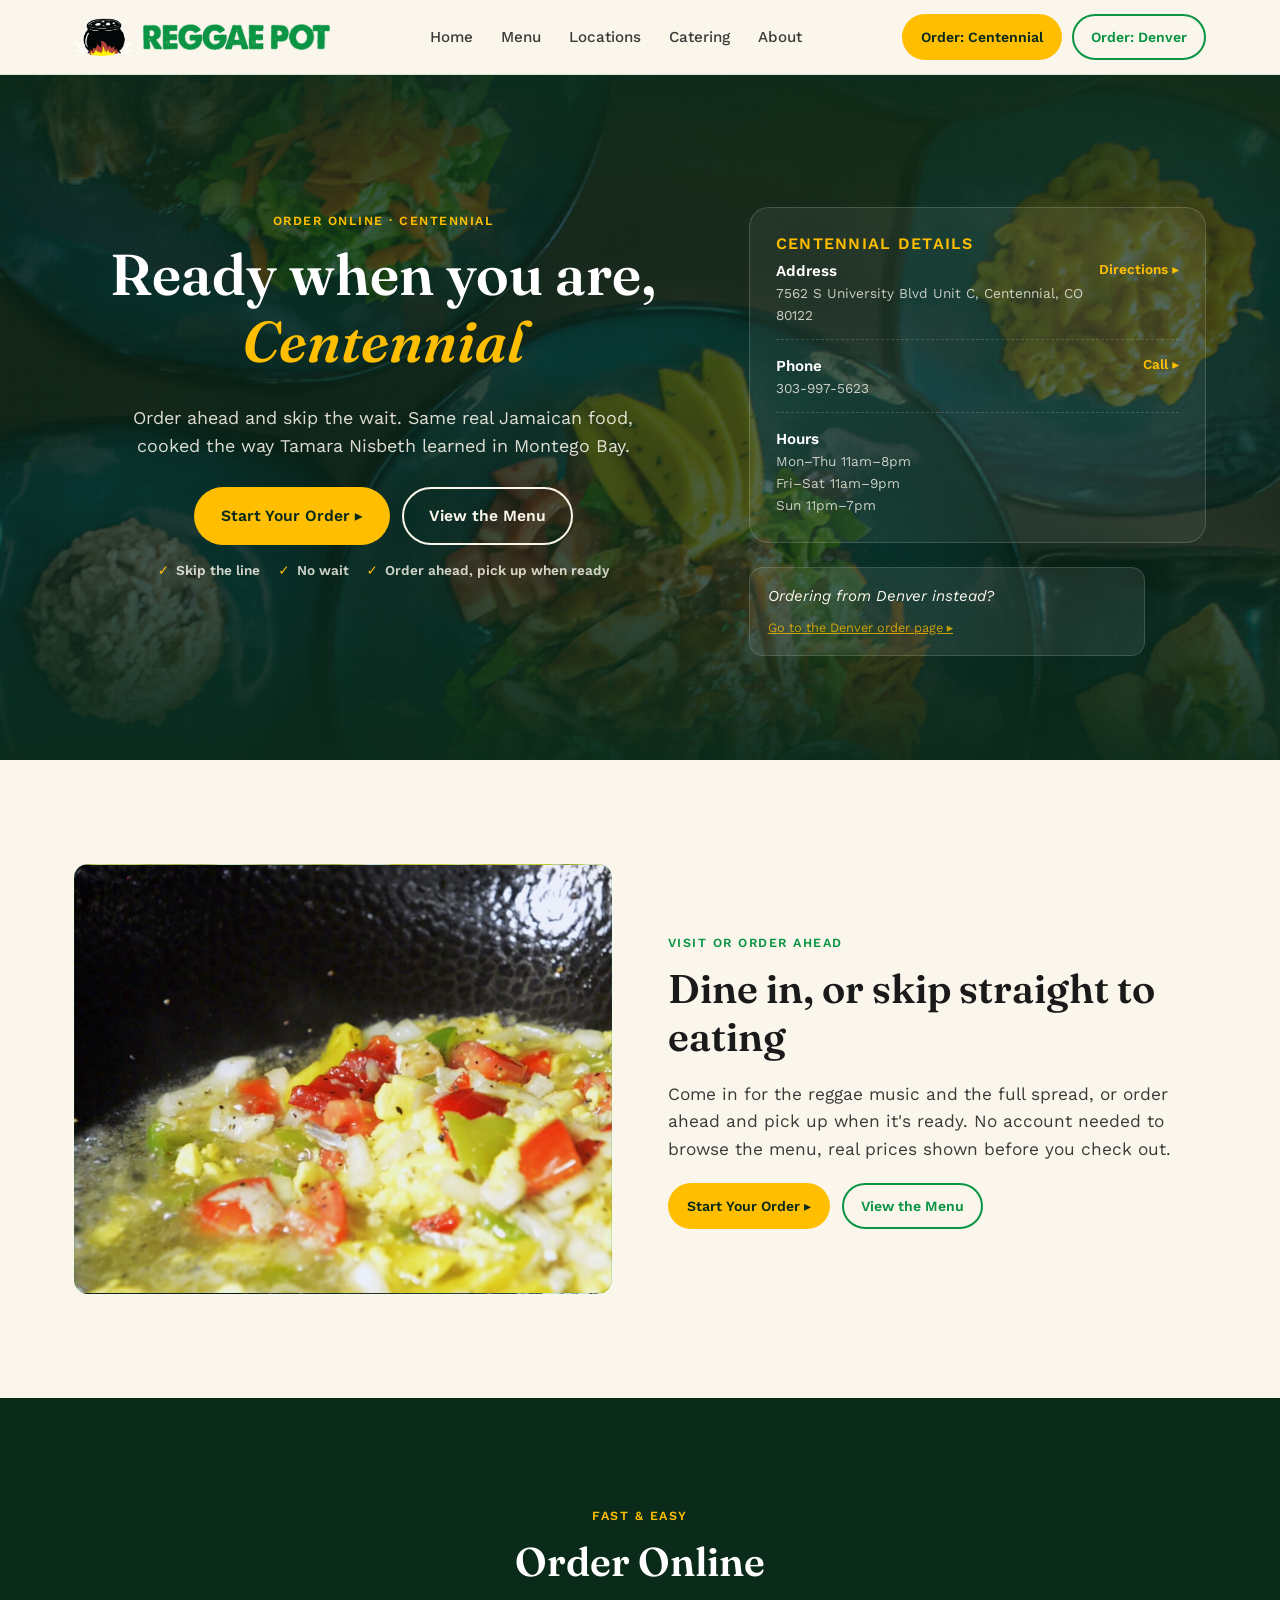
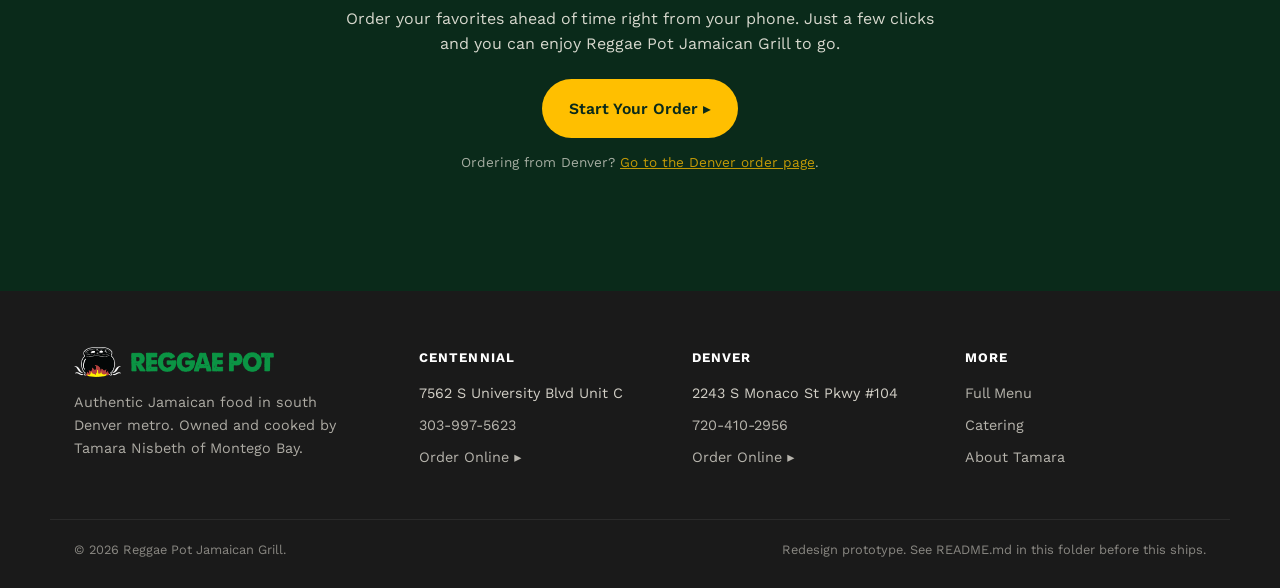
<file: order/centennial/index.html>
<!DOCTYPE html>
<html lang="en">
<head>
<meta charset="UTF-8">
<meta name="viewport" content="width=device-width, initial-scale=1">
<title>Order Online | Centennial | Reggae Pot Jamaican Grill</title>
<meta name="description" content="Order Jamaican food for pickup from Reggae Pot's Centennial, CO location. 7562 S University Blvd Unit C. Real hours, real address, real menu.">

<!--
  REDESIGN PROTOTYPE — Reggae Pot Jamaican Grill, Centennial order page
  Built Sep 18, 2026. Fixes the same problem the menu page fixed: the live site's actual
  /order/centennial/ page (confirmed live, Sep 18, 2026) is a bare ezoo iframe with zero
  surrounding content — 69 characters of visible text, just a copyright line, no address,
  no hours, no H1. Same pattern the Sep 3 audit flagged for the menu page.

  This page keeps ordering itself on ezoo (same as the menu page's category links) rather
  than rebuilding a cart/checkout — the real fix is real content around a real "start your
  order" link, not reinventing ordering infrastructure that already works.

  Address, phone, and hours match the corrected values already verified elsewhere in this
  prototype (see README.md — Centennial's Sunday hours are flagged there as likely a live-
  site typo, shown as published rather than guessed at, per Cynthia's earlier instruction).
  Map is a real Google Maps embed of the real address, not a placeholder graphic.
-->

<link rel="preconnect" href="https://fonts.googleapis.com">
<link rel="preconnect" href="https://fonts.gstatic.com" crossorigin>
<link href="https://fonts.googleapis.com/css2?family=Fraunces:ital,opsz,wght@0,9..144,400;0,9..144,500;0,9..144,600;1,9..144,500&family=Work+Sans:wght@400;500;600;700&display=swap" rel="stylesheet">

<link rel="stylesheet" href="../../assets/site.css">
<style>
  /* ---------- Order-page-only additions ----------
     Revised: the first version of this page (hero banner + a plain 2-column
     address/hours block next to an embedded Google Map) read too close to a generic
     "business location page" template — exactly the kind of page this whole redesign
     exists to move away from. Rebuilt to reuse this prototype's OWN established,
     already-approved components instead of inventing a new generic layout: the real
     hero (full-bleed photo/scrim, same as the homepage) with the hero-card glass panel
     for address/phone/hours (same component as the homepage's "Two Locations" card),
     and a photo-led split section instead of an embedded map iframe. Directions stay
     one real link, just not a dominant embedded widget. */
  .order-cta{background:var(--green-deep); color:var(--cream); text-align:center;}
  .order-cta .wrap{max-width:640px;}
  .order-cta h2{color:#fff;}
  .order-cta .eyebrow{color:var(--gold);}
  .order-cta p{color:rgba(250,246,236,0.85);}
  .order-cta .cta-note{font-size:0.85rem; opacity:0.75; margin-top:1em;}
</style>
</head>
<body>

<a href="#main" class="skip-link">Skip to content</a>

<header class="site">
  <div class="wrap nav">
    <a href="/" class="wordmark">
      <img class="mark" src="../../assets/icon.png" alt="" width="186" height="119">
      <img class="logotype" src="../../assets/logo-txt.png" alt="Reggae Pot" width="473" height="66">
    </a>
    <ul class="nav-links">
      <li><a href="/">Home</a></li>
      <li><a href="/menu/">Menu</a></li>
      <li><a href="/#locations">Locations</a></li>
      <li><a href="https://catering.reggaepotjamaicangrill.com/">Catering</a></li>
      <li><a href="/#why">About</a></li>
    </ul>
    <div class="nav-cta">
      <a class="btn btn-ember btn-sm" href="/order/centennial/">Order: Centennial</a>
      <a class="btn btn-outline-dark btn-sm" href="/order/denver/">Order: Denver</a>
    </div>
  </div>
</header>

<main id="main">

  <!-- HERO — the same full-bleed photo hero as the homepage, not a shrunk banner, with
       the same hero-card glass panel used for "Two Locations" there — here showing this
       one location's full detail instead of a summary. -->
  <section class="hero" id="top" style="background-image:url('../../assets/hero.jpg');">
    <div class="wrap hero-inner">
      <div class="hero-text">
        <span class="eyebrow">Order Online · Centennial</span>
        <h1>Ready when you are, <em>Centennial</em></h1>
        <p class="lede">Order ahead and skip the wait. Same real Jamaican food, cooked the way Tamara Nisbeth learned in Montego Bay.</p>
        <div class="hero-ctas">
          <a class="btn btn-ember" href="https://ezoo.app/reggaepotcentennial">Start Your Order ▸</a>
          <a class="btn btn-outline" href="/menu/">View the Menu</a>
        </div>
        <ul class="hero-benefits">
          <li>Skip the line</li>
          <li>No wait</li>
          <li>Order ahead, pick up when ready</li>
        </ul>
      </div>
      <div class="hero-aside-col">
        <aside class="hero-card reveal">
          <h3>Centennial Details</h3>
          <ul>
            <li>
              <span>
                <span class="loc-name">Address</span>
                <span class="loc-meta">7562 S University Blvd Unit C, Centennial, CO 80122</span>
              </span>
              <a class="mini" href="https://www.google.com/maps/dir/?api=1&destination=7562+S+University+Blvd+Unit+C,+Centennial,+CO+80122" target="_blank" rel="noreferrer">Directions ▸</a>
            </li>
            <li>
              <span>
                <span class="loc-name">Phone</span>
                <span class="loc-meta">303-997-5623</span>
              </span>
              <a class="mini" href="tel:+13039975623">Call ▸</a>
            </li>
            <li>
              <span>
                <span class="loc-name">Hours</span>
                <span class="loc-meta">Mon–Thu 11am–8pm<br>Fri–Sat 11am–9pm<br>Sun 11pm–7pm<!-- VERIFY: Sunday hours as published live — a close time before an open time isn't valid, likely meant 11am–7pm, needs a corrected time from the owner --></span>
              </span>
            </li>
          </ul>
        </aside>
        <div class="hero-quote reveal">
          <p>Ordering from Denver instead?</p>
          <cite><a href="/order/denver/" style="color:var(--gold);">Go to the Denver order page ▸</a></cite>
        </div>
      </div>
    </div>
  </section>

  <!-- Photo-led, not a map widget — the same split pattern already used for Good Vibes /
       Jamaican Grill on the homepage, reused here instead of a generic embedded map. -->
  <section class="content-split">
    <div class="wrap split-grid reveal">
      <div class="split-media" style="background-image:url('../../assets/reggae-pot-photo.jpg');"></div>
      <div class="split-copy">
        <span class="eyebrow" style="color:var(--green)">Visit or order ahead</span>
        <h2>Dine in, or skip straight to eating</h2>
        <p>Come in for the reggae music and the full spread, or order ahead and pick up when it's ready. No account needed to browse the menu, real prices shown before you check out.</p>
        <div class="hero-ctas" style="margin-top:1.2em;">
          <a class="btn btn-ember btn-sm" href="https://ezoo.app/reggaepotcentennial">Start Your Order ▸</a>
          <a class="btn btn-outline-dark btn-sm" href="/menu/">View the Menu</a>
        </div>
      </div>
    </div>
  </section>

  <section class="order-cta">
    <div class="wrap">
      <span class="eyebrow">Fast &amp; Easy</span>
      <h2>Order Online</h2>
      <p>Order your favorites ahead of time right from your phone. Just a few clicks and you can enjoy Reggae Pot Jamaican Grill to go.</p>
      <div class="cta-row" style="justify-content:center; margin-top:1.4em;">
        <a class="btn btn-ember" href="https://ezoo.app/reggaepotcentennial">Start Your Order ▸</a>
      </div>
      <p class="cta-note">Ordering from Denver? <a href="/order/denver/" style="color:var(--gold);">Go to the Denver order page</a>.</p>
    </div>
  </section>

</main>

<footer>
  <div class="wrap foot-grid">
    <div>
      <div class="foot-logo">
        <img class="mark" src="../../assets/icon.png" alt="" width="186" height="119">
        <img class="logotype" src="../../assets/logo-txt.png" alt="Reggae Pot" width="473" height="66">
      </div>
      <p style="max-width:32ch; opacity:0.8;">Authentic Jamaican food in south Denver metro. Owned and cooked by Tamara Nisbeth of Montego Bay.</p>
    </div>
    <div>
      <h4>Centennial</h4>
      <ul>
        <li>7562 S University Blvd Unit C</li>
        <li><a href="tel:+13039975623">303-997-5623</a></li>
        <li><a href="/order/centennial/">Order Online ▸</a></li>
      </ul>
    </div>
    <div>
      <h4>Denver</h4>
      <ul>
        <li>2243 S Monaco St Pkwy #104</li>
        <li><a href="tel:+17204102956">720-410-2956</a></li>
        <li><a href="/order/denver/">Order Online ▸</a></li>
      </ul>
    </div>
    <div>
      <h4>More</h4>
      <ul>
        <li><a href="/menu/">Full Menu</a></li>
        <li><a href="https://catering.reggaepotjamaicangrill.com/">Catering</a></li>
        <li><a href="/#why">About Tamara</a></li>
      </ul>
    </div>
  </div>
  <div class="wrap foot-bottom">
    <span>© 2026 Reggae Pot Jamaican Grill.</span>
    <span>Redesign prototype. See README.md in this folder before this ships.</span>
  </div>
</footer>

<nav class="mobile-order-bar" aria-label="Quick order">
  <a class="centennial" href="/order/centennial/">Order: Centennial</a>
  <a class="denver" href="/order/denver/">Order: Denver</a>
</nav>

<script>
  // Same scroll-reveal used on the homepage and menu page — this page uses the .reveal
  // class on the hero-card/hero-quote/split section too, so it needs the same script.
  if (!window.matchMedia('(prefers-reduced-motion: reduce)').matches && 'IntersectionObserver' in window) {
    var io = new IntersectionObserver(function(entries){
      entries.forEach(function(entry){
        if (entry.isIntersecting) {
          entry.target.classList.add('in');
          io.unobserve(entry.target);
        }
      });
    }, {threshold: 0.15});
    document.querySelectorAll('.reveal').forEach(function(el){ io.observe(el); });
  } else {
    document.querySelectorAll('.reveal').forEach(function(el){ el.classList.add('in'); });
  }
</script>

</body>
</html>
</file>
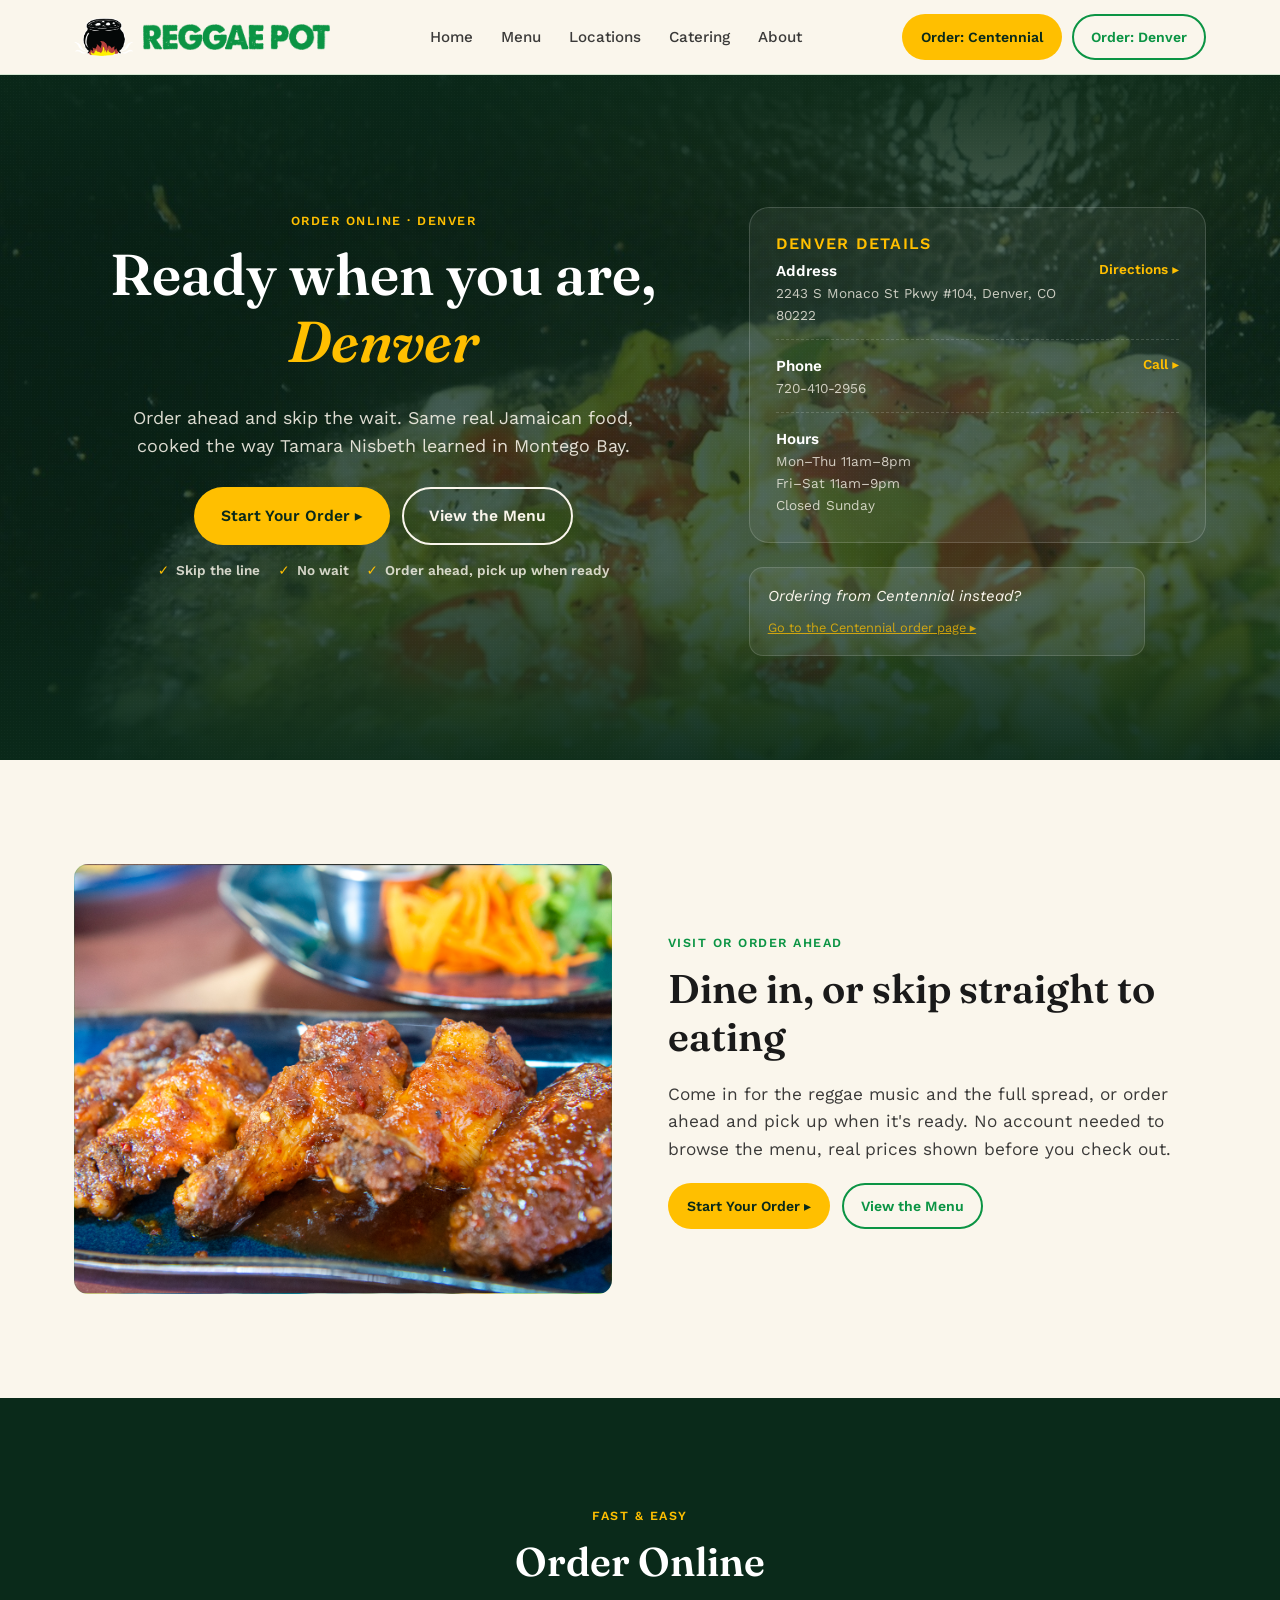
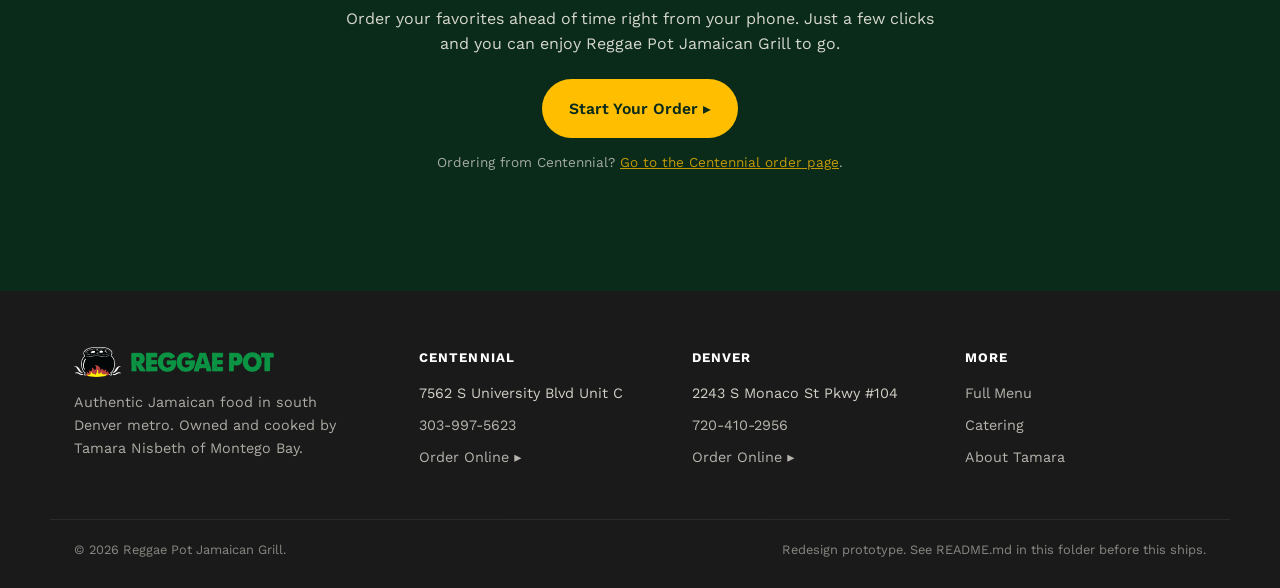
<file: order/denver/index.html>
<!DOCTYPE html>
<html lang="en">
<head>
<meta charset="UTF-8">
<meta name="viewport" content="width=device-width, initial-scale=1">
<title>Order Online | Denver | Reggae Pot Jamaican Grill</title>
<meta name="description" content="Order Jamaican food for pickup from Reggae Pot's Denver, CO location. 2243 S Monaco St Pkwy #104. Real hours, real address, real menu.">

<!--
  REDESIGN PROTOTYPE — Reggae Pot Jamaican Grill, Denver order page
  Built Sep 18, 2026, mirroring order/centennial/. Same fix: the live site's actual
  /order/denver/ page (confirmed live, Sep 18, 2026, reached via monaco.reggaepotjamaicangrill.com
  which redirects there) is also a bare ezoo iframe with zero surrounding content.

  Denver's real ezoo storefront slug is "reggaepotdenver" (confirmed by inspecting the live
  page's embedded iframe directly, not guessed from the Centennial URL pattern).
-->

<link rel="preconnect" href="https://fonts.googleapis.com">
<link rel="preconnect" href="https://fonts.gstatic.com" crossorigin>
<link href="https://fonts.googleapis.com/css2?family=Fraunces:ital,opsz,wght@0,9..144,400;0,9..144,500;0,9..144,600;1,9..144,500&family=Work+Sans:wght@400;500;600;700&display=swap" rel="stylesheet">

<link rel="stylesheet" href="../../assets/site.css">
<style>
  /* Same revision as order/centennial/ — reuses the homepage's own hero, hero-card, and
     split-grid components instead of a generic hero-banner + address/map-embed layout.
     See the comment in order/centennial/index.html for the full reasoning. */
  .order-cta{background:var(--green-deep); color:var(--cream); text-align:center;}
  .order-cta .wrap{max-width:640px;}
  .order-cta h2{color:#fff;}
  .order-cta .eyebrow{color:var(--gold);}
  .order-cta p{color:rgba(250,246,236,0.85);}
  .order-cta .cta-note{font-size:0.85rem; opacity:0.75; margin-top:1em;}
</style>
</head>
<body>

<a href="#main" class="skip-link">Skip to content</a>

<header class="site">
  <div class="wrap nav">
    <a href="/" class="wordmark">
      <img class="mark" src="../../assets/icon.png" alt="" width="186" height="119">
      <img class="logotype" src="../../assets/logo-txt.png" alt="Reggae Pot" width="473" height="66">
    </a>
    <ul class="nav-links">
      <li><a href="/">Home</a></li>
      <li><a href="/menu/">Menu</a></li>
      <li><a href="/#locations">Locations</a></li>
      <li><a href="https://catering.reggaepotjamaicangrill.com/">Catering</a></li>
      <li><a href="/#why">About</a></li>
    </ul>
    <div class="nav-cta">
      <a class="btn btn-ember btn-sm" href="/order/centennial/">Order: Centennial</a>
      <a class="btn btn-outline-dark btn-sm" href="/order/denver/">Order: Denver</a>
    </div>
  </div>
</header>

<main id="main">

  <section class="hero" id="top" style="background-image:url('../../assets/reggae-pot-photo.jpg');">
    <div class="wrap hero-inner">
      <div class="hero-text">
        <span class="eyebrow">Order Online · Denver</span>
        <h1>Ready when you are, <em>Denver</em></h1>
        <p class="lede">Order ahead and skip the wait. Same real Jamaican food, cooked the way Tamara Nisbeth learned in Montego Bay.</p>
        <div class="hero-ctas">
          <a class="btn btn-ember" href="https://ezoo.app/reggaepotdenver">Start Your Order ▸</a>
          <a class="btn btn-outline" href="/menu/">View the Menu</a>
        </div>
        <ul class="hero-benefits">
          <li>Skip the line</li>
          <li>No wait</li>
          <li>Order ahead, pick up when ready</li>
        </ul>
      </div>
      <div class="hero-aside-col">
        <aside class="hero-card reveal">
          <h3>Denver Details</h3>
          <ul>
            <li>
              <span>
                <span class="loc-name">Address</span>
                <span class="loc-meta">2243 S Monaco St Pkwy #104, Denver, CO 80222</span>
              </span>
              <a class="mini" href="https://www.google.com/maps/dir/?api=1&destination=2243+S+Monaco+St+Pkwy+%23104,+Denver,+CO+80222" target="_blank" rel="noreferrer">Directions ▸</a>
            </li>
            <li>
              <span>
                <span class="loc-name">Phone</span>
                <span class="loc-meta">720-410-2956</span>
              </span>
              <a class="mini" href="tel:+17204102956">Call ▸</a>
            </li>
            <li>
              <span>
                <span class="loc-name">Hours</span>
                <span class="loc-meta">Mon–Thu 11am–8pm<br>Fri–Sat 11am–9pm<br>Closed Sunday</span>
              </span>
            </li>
          </ul>
        </aside>
        <div class="hero-quote reveal">
          <p>Ordering from Centennial instead?</p>
          <cite><a href="/order/centennial/" style="color:var(--gold);">Go to the Centennial order page ▸</a></cite>
        </div>
      </div>
    </div>
  </section>

  <section class="content-split">
    <div class="wrap split-grid reveal">
      <div class="split-media" style="background-image:url('../../assets/jerk-wings.jpg');"></div>
      <div class="split-copy">
        <span class="eyebrow" style="color:var(--green)">Visit or order ahead</span>
        <h2>Dine in, or skip straight to eating</h2>
        <p>Come in for the reggae music and the full spread, or order ahead and pick up when it's ready. No account needed to browse the menu, real prices shown before you check out.</p>
        <div class="hero-ctas" style="margin-top:1.2em;">
          <a class="btn btn-ember btn-sm" href="https://ezoo.app/reggaepotdenver">Start Your Order ▸</a>
          <a class="btn btn-outline-dark btn-sm" href="/menu/">View the Menu</a>
        </div>
      </div>
    </div>
  </section>

  <section class="order-cta">
    <div class="wrap">
      <span class="eyebrow">Fast &amp; Easy</span>
      <h2>Order Online</h2>
      <p>Order your favorites ahead of time right from your phone. Just a few clicks and you can enjoy Reggae Pot Jamaican Grill to go.</p>
      <div class="cta-row" style="justify-content:center; margin-top:1.4em;">
        <a class="btn btn-ember" href="https://ezoo.app/reggaepotdenver">Start Your Order ▸</a>
      </div>
      <p class="cta-note">Ordering from Centennial? <a href="/order/centennial/" style="color:var(--gold);">Go to the Centennial order page</a>.</p>
    </div>
  </section>

</main>

<footer>
  <div class="wrap foot-grid">
    <div>
      <div class="foot-logo">
        <img class="mark" src="../../assets/icon.png" alt="" width="186" height="119">
        <img class="logotype" src="../../assets/logo-txt.png" alt="Reggae Pot" width="473" height="66">
      </div>
      <p style="max-width:32ch; opacity:0.8;">Authentic Jamaican food in south Denver metro. Owned and cooked by Tamara Nisbeth of Montego Bay.</p>
    </div>
    <div>
      <h4>Centennial</h4>
      <ul>
        <li>7562 S University Blvd Unit C</li>
        <li><a href="tel:+13039975623">303-997-5623</a></li>
        <li><a href="/order/centennial/">Order Online ▸</a></li>
      </ul>
    </div>
    <div>
      <h4>Denver</h4>
      <ul>
        <li>2243 S Monaco St Pkwy #104</li>
        <li><a href="tel:+17204102956">720-410-2956</a></li>
        <li><a href="/order/denver/">Order Online ▸</a></li>
      </ul>
    </div>
    <div>
      <h4>More</h4>
      <ul>
        <li><a href="/menu/">Full Menu</a></li>
        <li><a href="https://catering.reggaepotjamaicangrill.com/">Catering</a></li>
        <li><a href="/#why">About Tamara</a></li>
      </ul>
    </div>
  </div>
  <div class="wrap foot-bottom">
    <span>© 2026 Reggae Pot Jamaican Grill.</span>
    <span>Redesign prototype. See README.md in this folder before this ships.</span>
  </div>
</footer>

<nav class="mobile-order-bar" aria-label="Quick order">
  <a class="centennial" href="/order/centennial/">Order: Centennial</a>
  <a class="denver" href="/order/denver/">Order: Denver</a>
</nav>

<script>
  // Same scroll-reveal used on the homepage and menu page — this page uses the .reveal
  // class on the hero-card/hero-quote/split section too, so it needs the same script.
  if (!window.matchMedia('(prefers-reduced-motion: reduce)').matches && 'IntersectionObserver' in window) {
    var io = new IntersectionObserver(function(entries){
      entries.forEach(function(entry){
        if (entry.isIntersecting) {
          entry.target.classList.add('in');
          io.unobserve(entry.target);
        }
      });
    }, {threshold: 0.15});
    document.querySelectorAll('.reveal').forEach(function(el){ io.observe(el); });
  } else {
    document.querySelectorAll('.reveal').forEach(function(el){ el.classList.add('in'); });
  }
</script>

</body>
</html>
</file>
<file: assets/site.css>
:root{
    --ink:#1a1a1a;
    --cream:#faf6ec;
    --cream-deep:#f1e7d3;
    /* Real brand palette, pulled live from reggaepotjamaicangrill.com on 2026-09-15:
       logo + Order Online button = #0b9444, nav bar = #ffbf00, active-nav accent = #b50d0a,
       header bars = #222. --green-deep/--gold-deep/--red-deep/--green-hover are derived
       shades of those same hues for hover states and full-bleed dark sections — not invented colors. */
    --green:#0b9444;
    --green-hover:#087a38;
    --green-deep:#0a2a1a;
    --gold:#ffbf00;
    --gold-deep:#c99000;
    --red:#b50d0a;
    --red-deep:#8a0a08;
    --line:rgba(11,148,68,0.15);
    --radius:14px;
    --max:1180px;
  }
  *{box-sizing:border-box;}
  html{scroll-behavior:smooth;}
  body{
    margin:0;
    background:var(--cream);
    color:var(--ink);
    font-family:'Work Sans',system-ui,sans-serif;
    font-size:16px;
    line-height:1.6;
    -webkit-font-smoothing:antialiased;
  }
  /* Fraunces + Work Sans — reverted 2026-09-15 at Cynthia's request, back from the
     Poppins/Lato pairing that matched the live site's actual fonts exactly. */
  h1,h2,h3,.serif{
    font-family:'Fraunces',Georgia,serif;
    line-height:1.2;
    margin:0 0 0.5em;
    font-weight:600;
  }
  h1{font-size:clamp(2.3rem,5.5vw,3.6rem); line-height:1.15;}
  h2{font-size:clamp(1.7rem,3.5vw,2.5rem);}
  h3{font-size:1.25rem; margin-bottom:0.35em;}
  p{margin:0 0 1em;}
  a{color:inherit;}
  img{max-width:100%; display:block;}
  .wrap{max-width:var(--max); margin:0 auto; padding-inline:24px;}
  .eyebrow{
    display:inline-block; font-size:0.78rem; letter-spacing:0.12em; text-transform:uppercase;
    font-weight:600; margin-bottom:0.9em;
  }
  section{padding-block:clamp(56px,9vw,104px);}
  .btn{
    display:inline-flex; align-items:center; gap:8px; justify-content:center;
    padding:0.95em 1.6em; border-radius:999px; font-weight:600; font-size:0.98rem;
    text-decoration:none; border:2px solid transparent; cursor:pointer; white-space:nowrap;
    transition:transform 0.15s ease, box-shadow 0.15s ease, background-color 0.15s ease;
  }
  .btn:active{transform:translateY(1px);}
  /* One consistent color for the primary Order Online button everywhere on the site —
     previously gold only inside the hero (and anywhere reusing its CTA-row class) but
     plain green elsewhere (header, Locations cards), which read as two different
     "primary" colors depending on section. Per Brian's standing requirement across all
     Magister redesigns: "Make the Order Online CTA prominent and use the same button
     color throughout." */
  .btn-ember{background:var(--gold); color:var(--green-deep);}
  .btn-ember:hover{background:#fff; box-shadow:0 12px 32px -8px rgba(255,191,0,0.7);}
  .btn-outline{background:transparent; border-color:currentColor;}
  .btn-outline:hover{background:rgba(255,255,255,0.08);}
  .btn-outline-dark{background:transparent; border-color:var(--green); color:var(--green);}
  .btn-outline-dark:hover{background:rgba(11,148,68,0.06);}
  .btn-sm{padding:0.7em 1.2em; font-size:0.88rem;}

  /* ---------- Header ---------- */
  header.site{
    position:sticky; top:0; z-index:40;
    background:rgba(250,246,236,0.92); backdrop-filter:blur(6px);
    border-bottom:1px solid var(--line);
  }
  .nav{display:flex; align-items:center; justify-content:space-between; padding-block:14px;}
  /* Real logo assets, pulled from reggaepotjamaicangrill.com/wp-content/uploads/2021/06/
     (logo-txt.png, icon.png) — same files the live site uses, not redrawn. */
  .wordmark{display:flex; align-items:center; gap:10px; text-decoration:none;}
  .wordmark img.mark{height:38px; width:auto;}
  .wordmark img.logotype{height:26px; width:auto;}
  .foot-logo{display:flex; align-items:center; gap:10px; margin-bottom:14px;}
  .foot-logo img.mark{height:30px; width:auto;}
  .foot-logo img.logotype{height:20px; width:auto;}
  .nav-links{display:flex; align-items:center; gap:28px; list-style:none; margin:0; padding:0;}
  .nav-links a{text-decoration:none; font-weight:500; font-size:0.95rem; color:var(--ink); opacity:0.85;}
  .nav-links a:hover{opacity:1;}
  .nav-cta{display:flex; gap:10px;}
  @media (max-width:860px){
    .nav-links, .nav-cta{display:none;}
  }

  /* ---------- Hero ---------- */
  /* Layered on purpose, not a single fragile background: .hero's own background-image is
     the fallback (shows instantly, and is what renders if the video is hidden or fails to
     load); the <video> sits on top of it; the gradient scrim (::before) and grain (::after)
     sit above both for text legibility. Every layer is plain HTML/CSS — nothing here can
     throw the "Can not detect viewport width" error the live site's slider plugin does. */
  .hero{
    position:relative; overflow:hidden;
    background:url("hero.jpg") center 30%/cover no-repeat, var(--green-deep);
    color:var(--cream);
    padding-block:clamp(72px,12vw,132px) clamp(64px,10vw,104px);
  }
  .hero-video{
    position:absolute; inset:0; width:100%; height:100%; object-fit:cover; object-position:center 30%;
    z-index:0;
  }
  @media (prefers-reduced-motion:reduce){
    .hero-video{display:none;} /* falls back to the static hero.jpg background above */
  }
  /* Real hero photo + video from the live site (wp-content/uploads/2021/06), dimmed under a
     green scrim so the brand-green stays the dominant read and white text stays legible.
     PLACEHOLDER note: both are 2021-dated per the Sep 3 audit — fine to keep if the kitchen
     confirms they still represent the food, otherwise swap for current footage/photos. */
  /* Vertical vignette instead of a diagonal fade: dark at the TOP (nav contrast) and
     dark at the BOTTOM, so the hero photo doesn't end on a bright edge right where it
     meets the next section. Lighter through the middle where the hero text sits. */
  .hero::before{
    content:""; position:absolute; inset:0; z-index:1; pointer-events:none;
    background:
      linear-gradient(180deg, rgba(10,42,26,0.92) 0%, rgba(10,42,26,0.74) 22%, rgba(10,42,26,0.74) 72%, rgba(10,42,26,0.96) 100%),
      radial-gradient(1100px 520px at 82% -10%, rgba(255,191,0,0.30), transparent 60%);
  }
  .hero::after{ /* subtle grain/texture so the dark green isn't flat */
    content:""; position:absolute; inset:0; z-index:2; pointer-events:none; opacity:0.5;
    background-image:radial-gradient(rgba(255,255,255,0.045) 1px, transparent 1px);
    background-size:3px 3px;
  }
  .hero-inner{position:relative; z-index:3; display:grid; grid-template-columns:1.15fr 0.85fr; gap:56px; align-items:stretch;}
  @media (max-width:920px){ .hero-inner{grid-template-columns:1fr;} }
  /* Right column anchors the location card to the top and the quote to the bottom of
     whatever height the left column sets, instead of one short card floating centered
     with empty photo showing above and below it. */
  .hero-aside-col{display:flex; flex-direction:column; justify-content:space-between; gap:24px;}
  .hero .eyebrow{color:var(--gold);}
  .hero h1{color:#fff;}
  .hero h1 em{font-style:italic; color:var(--gold);}
  .hero p.lede{font-size:1.12rem; max-width:46ch; color:rgba(250,246,236,0.88);}
  /* Centered text column, per request — eyebrow/headline/subhead/CTAs/benefits all
     center-aligned as one block instead of left-aligned against the aside. */
  .hero-text{text-align:center;}
  .hero-text p.lede{margin-inline:auto;}
  .hero-ctas{display:flex; flex-wrap:wrap; gap:12px; margin-top:1.6em;}
  .hero-text .hero-ctas{justify-content:center;}
  /* The three conversion angles named explicitly in the Aug 10 action plan
     ("skip the line / no wait / more convenient"), placed right at the CTA
     decision point rather than buried in body copy. */
  .hero-benefits{
    display:flex; flex-wrap:wrap; gap:8px 18px; list-style:none; margin:1.1em 0 0; padding:0;
    font-size:0.85rem; font-weight:600; color:rgba(250,246,236,0.82);
  }
  .hero-text .hero-benefits{justify-content:center;}
  .hero-benefits li{display:flex; align-items:center; gap:7px;}
  .hero-benefits li::before{content:"✓"; color:var(--gold); font-weight:700;}
  .hero-quote{
    padding:16px 18px; border-radius:var(--radius);
    background:rgba(255,255,255,0.08); border:1px solid rgba(255,255,255,0.14);
    max-width:44ch; font-size:0.95rem;
  }
  .hero-quote p{margin:0 0 6px; font-style:italic;}
  .hero-quote cite{font-style:normal; font-size:0.8rem; opacity:0.75;}

  .hero-card{
    background:rgba(255,255,255,0.06); border:1px solid rgba(255,255,255,0.16);
    border-radius:20px; padding:26px; backdrop-filter:blur(2px);
  }
  .hero-card h3{color:var(--gold); font-size:1rem; text-transform:uppercase; letter-spacing:0.08em; font-family:'Work Sans',sans-serif; font-weight:600;}
  .hero-card ul{list-style:none; margin:0; padding:0; display:grid; gap:14px;}
  .hero-card li{display:flex; justify-content:space-between; gap:12px; font-size:0.95rem; border-bottom:1px dashed rgba(255,255,255,0.16); padding-bottom:12px;}
  .hero-card li:last-child{border-bottom:none; padding-bottom:0;}
  .hero-card .loc-name{font-weight:600; color:#fff;}
  .hero-card .loc-meta{opacity:0.78; font-size:0.85rem; display:block;}
  .hero-card a.mini{color:var(--gold); font-weight:600; text-decoration:none; font-size:0.85rem; white-space:nowrap;}

  /* ---------- Why section ---------- */
  /* Dark green background, not cream — the section right above it (Flavors of Jamaica)
     is also cream, and with no visual break between them the two blended into one long
     section. Matches the same --green-deep used for Dishes/Order Online elsewhere. */
  #why{background:var(--green-deep); color:var(--cream);}
  #why h2{color:#fff;}
  #why p{color:rgba(250,246,236,0.88);}
  #why .eyebrow{color:var(--gold);}
  #why .trait h3{color:#fff;}
  .why-grid{display:grid; grid-template-columns:1.1fr 1fr; gap:60px; align-items:start;}
  @media (max-width:860px){ .why-grid{grid-template-columns:1fr; gap:32px;} }
  .trait-list{display:grid; gap:22px; margin-top:1.4em;}
  .trait{display:grid; grid-template-columns:auto 1fr; gap:14px; align-items:start;}
  .trait .mark{
    width:34px; height:34px; border-radius:50%; background:var(--gold); color:var(--green-deep);
    display:flex; align-items:center; justify-content:center; font-family:'Fraunces',serif; font-size:0.95rem;
    flex:none;
  }
  .why-portrait{
    border-radius:var(--radius); background:linear-gradient(155deg,#e8dcc0,#d9c69c);
    aspect-ratio:4/5; display:flex; align-items:flex-end; padding:20px; position:relative;
    border:1px solid rgba(255,255,255,0.16); overflow:hidden;
  }
  .why-portrait .tag{
    background:rgba(22,59,46,0.92); color:#fff; padding:10px 14px; border-radius:10px; font-size:0.85rem;
  }
  .why-portrait .ph-note{position:absolute; top:12px; left:12px; font-size:0.68rem; letter-spacing:0.06em; text-transform:uppercase; background:rgba(255,255,255,0.7); padding:4px 8px; border-radius:6px; color:var(--green);}

  /* ---------- Copy blocks ---------- */
  /* Each of the live site's own content sections (Good Vibes, About Us, Flavors of
     Jamaica, Jamaican Specialties, Order Online) gets its own section here, matching
     how they exist as distinct blocks on the real site — not folded into other
     sections as extra unlabeled paragraphs. */
  .copy-block{text-align:center;}
  .copy-block .wrap{max-width:760px;}
  .copy-block p{font-size:1.08rem; opacity:0.88; margin-top:0.7em; margin-bottom:0;}
  .copy-block--dark{background:var(--green-deep); color:var(--cream);}
  .copy-block--dark h2{color:#fff;}
  .copy-block--dark .eyebrow{color:var(--gold);}
  .copy-block--gold{background:linear-gradient(120deg, var(--gold) 0%, var(--gold-deep) 100%); color:var(--ink);}
  .copy-block--gold h2{color:var(--ink);}
  .copy-block--gold .eyebrow{color:var(--ink); opacity:0.7;}

  /* ---------- Content split (photo card + text, side by side) ---------- */
  /* Replaces the earlier full-bleed photo-background treatment for these four sections.
     That approach (dark scrim over an edge-to-edge photo) kept producing a visible seam
     wherever two of them stacked directly on top of each other — fixing the scrim's
     opacity balanced the edges but Cynthia's screenshots still read it as sections
     glued together. Removing the full-bleed edge removes the seam structurally: each
     photo is now a contained, rounded card next to the text (the same pattern already
     used in the Why/Tamara section below), on a plain cream/cream-deep background like
     the rest of the page. No edge-to-edge photo boundary means there is no edge left to
     clash — and alternating the image side + background tint per section keeps four
     back-to-back light sections from reading as one repeated block. */
  .content-split{background:var(--cream);}
  .content-split.tint{background:var(--cream-deep);}
  /* Not scoped to .content-split — the Final CTA section below reuses this same
     photo-card-next-to-text grid on its own gold background. */
  .split-grid{
    display:grid; grid-template-columns:1fr 1fr; gap:56px; align-items:center;
  }
  .split-grid.reverse .split-media{order:2;}
  .split-grid.reverse .split-copy{order:1;}
  @media (max-width:860px){
    .split-grid{grid-template-columns:1fr; gap:26px;}
    .split-grid .split-media, .split-grid.reverse .split-media,
    .split-grid .split-copy, .split-grid.reverse .split-copy{order:0;}
  }
  .split-media{
    aspect-ratio:5/4; border-radius:var(--radius); background-size:cover; background-position:center;
    border:1px solid var(--line);
  }
  .split-copy p{font-size:1.08rem; opacity:0.85; margin-top:0.7em; max-width:52ch;}

  /* ---------- Dishes ---------- */
  .dishes{background:var(--green-deep); color:var(--cream);}
  .dishes .eyebrow{color:var(--gold);}
  .dishes h2{color:#fff;}
  /* Heading + intro paragraph used to sit alone on the left with the whole right side of
     this full-width section empty above the grid. Putting the "View full menu" link up
     here, opposite the heading, fills that space with a real element instead of padding. */
  .dishes-head{
    display:flex; align-items:center; justify-content:space-between; gap:32px; flex-wrap:wrap;
  }
  .dishes-head .btn{flex:none;}
  @media (max-width:680px){
    .dishes-head{align-items:flex-start;}
  }
  /* Two columns, not four — bigger cards mean bigger photos. The food is the sell, so
     the image should dominate each card instead of sharing space with three neighbors. */
  .dish-grid{display:grid; grid-template-columns:repeat(2,1fr); gap:28px; margin-top:2em;}
  @media (max-width:680px){ .dish-grid{grid-template-columns:1fr;} }
  .dish-card{
    background:rgba(255,255,255,0.04); border:1px solid rgba(255,255,255,0.12); border-radius:var(--radius);
    overflow:hidden; transition:transform 0.2s ease, box-shadow 0.2s ease, border-color 0.2s ease;
  }
  .dish-card:hover{transform:translateY(-4px); border-color:rgba(255,191,0,0.55); box-shadow:0 16px 34px -14px rgba(255,191,0,0.35);}
  .dish-photo{aspect-ratio:1/1; position:relative; background-size:cover; background-position:center;}
  .dish-photo.has-photo{background-blend-mode:multiply;}
  /* No fake-photo gradient standing in for a missing image — that reads as a broken
     asset, not a design choice. A dish with no real photo yet gets a bold solid-gold
     typographic card instead (Miss Lily's-style confident color block), which looks
     intentional next to the three real photos rather than like something failed to load. */
  .dish-photo--type{
    display:flex; flex-direction:column; align-items:center; justify-content:center;
    text-align:center; padding:18px; background:var(--gold);
  }
  .dish-photo--type .type-name{
    font-family:'Fraunces',serif; font-weight:600; font-size:clamp(1.8rem,4vw,2.4rem); line-height:1.15;
    color:var(--green-deep); text-transform:uppercase;
  }
  .dish-photo--type .type-sub{
    font-size:0.75rem; letter-spacing:0.08em; text-transform:uppercase; font-weight:700;
    color:rgba(10,42,26,0.7); margin-top:10px;
  }
  .dish-body{padding:20px 22px 24px;}
  .dish-body h3{color:#fff; font-size:1.35rem;}
  .dish-body p{margin:0; font-size:0.98rem; opacity:0.82;}

  /* ---------- Locations ---------- */
  .loc-grid{display:grid; grid-template-columns:1fr 1fr; gap:28px; margin-top:2em;}
  @media (max-width:820px){ .loc-grid{grid-template-columns:1fr;} }
  /* The two cards stretch to match the taller one (grid default), but Centennial has an
     extra warning box Denver doesn't. margin-top:auto on the button (below) pushes it to
     the bottom of whichever height the row stretches to, instead of leaving empty white
     space under the shorter card. */
  .loc-card{
    background:#fff; border:1px solid var(--line); border-radius:var(--radius); padding:28px;
    display:flex; flex-direction:column; gap:14px;
  }
  .loc-card h3{font-size:1.4rem;}
  .loc-badge{align-self:flex-start; background:var(--cream-deep); color:var(--green); font-size:0.75rem; font-weight:700; text-transform:uppercase; letter-spacing:0.06em; padding:5px 10px; border-radius:999px;}
  .loc-facts{list-style:none; margin:0; padding:0; display:grid; gap:8px; font-size:0.95rem;}
  .loc-facts strong{display:inline-block; min-width:64px; color:var(--green);}
  .loc-card .btn{margin-top:auto; align-self:flex-start;}

  /* ---------- Reviews ---------- */
  .reviews{background:var(--cream-deep);}
  .review-grid{display:grid; grid-template-columns:1fr 1fr; gap:24px; margin-top:2em;}
  @media (max-width:820px){ .review-grid{grid-template-columns:1fr;} }
  .review-card{background:#fff; border:1px solid var(--line); border-radius:var(--radius); padding:24px;}
  .review-card p{font-style:italic; font-size:1.05rem; color:var(--green); margin-bottom:10px;}
  .review-card cite{font-style:normal; font-size:0.82rem; opacity:0.65;}
  .catering-note{margin-top:34px; padding:22px 24px; border-radius:var(--radius); background:#fff; border:1px solid var(--line); display:flex; flex-wrap:wrap; gap:16px; align-items:center; justify-content:space-between;}
  .catering-note p{margin:0; max-width:52ch;}

  /* ---------- Final CTA ---------- */
  /* Gold, not green, on purpose: it's their real nav-bar color, under-used elsewhere in this
     page, and it gives the final push its own visual beat instead of repeating the hero green.
     Photo + text split (not centered text) so the page's last section before the footer is a
     real photo, not a third plain color panel back to back with Order Online above it. */
  .final-cta{
    background:linear-gradient(120deg, var(--gold) 0%, var(--gold-deep) 100%);
    color:var(--ink);
  }
  .final-cta h2{color:var(--ink);}
  .final-cta p.lede{color:rgba(26,26,26,0.78); font-size:1.05rem;}
  .final-cta .btn-outline{border-color:rgba(26,26,26,0.55); color:var(--ink);}
  /* Same gold button as everywhere else (per the site-wide consistent-CTA-color rule),
     but this is the one section where the background is ALSO gold — a plain gold-on-gold
     fill would vanish, so it gets a dark border here for definition. Background and text
     color are identical to every other Order Online button on the site; only the border
     changes, and only because this section's background genuinely requires it. */
  .final-cta .btn-ember{border-color:rgba(26,26,26,0.4); box-shadow:0 8px 20px -10px rgba(26,26,26,0.35);}

  /* ---------- Footer ---------- */
  footer{background:var(--ink); color:rgba(250,246,236,0.82); padding-block:56px 28px; font-size:0.9rem;}
  .foot-grid{display:grid; grid-template-columns:1.3fr 1fr 1fr 1fr; gap:32px;}
  @media (max-width:760px){ .foot-grid{grid-template-columns:1fr 1fr;} }
  footer h4{color:#fff; font-size:0.82rem; text-transform:uppercase; letter-spacing:0.08em; margin:0 0 14px;}
  footer ul{list-style:none; margin:0; padding:0; display:grid; gap:9px;}
  footer a{text-decoration:none; color:inherit; opacity:0.85;}
  footer a:hover{opacity:1;}
  .foot-bottom{margin-top:44px; padding-top:20px; border-top:1px solid rgba(255,255,255,0.12); font-size:0.8rem; opacity:0.6; display:flex; flex-wrap:wrap; justify-content:space-between; gap:8px;}

  /* ---------- Mobile sticky order bar (THE fix) ---------- */
  .mobile-order-bar{display:none;}
  @media (max-width:768px){
    .mobile-order-bar{
      display:flex; position:fixed; left:0; right:0; bottom:0; z-index:50;
      background:var(--green-deep); border-top:1px solid rgba(255,255,255,0.14);
      padding:10px 12px calc(10px + env(safe-area-inset-bottom));
      gap:10px; box-shadow:0 -8px 24px -12px rgba(0,0,0,0.5);
    }
    .mobile-order-bar a{
      flex:1; text-align:center; padding:0.85em 0.6em; border-radius:12px; font-weight:700; font-size:0.92rem;
      text-decoration:none;
    }
    .mobile-order-bar a.centennial{background:var(--gold); color:var(--green-deep);}
    .mobile-order-bar a.denver{background:var(--green); color:#fff;}
    body{padding-bottom:64px;} /* room so the bar never covers footer content */
  }

  /* ---------- Scroll reveal (signature, subtle; skipped for reduced motion) ---------- */
  .reveal{opacity:0; transform:translateY(16px); transition:opacity 0.6s ease, transform 0.6s ease;}
  .reveal.in{opacity:1; transform:translateY(0);}

  /* Staggered entrance for grid children — each card/row fades in a beat after the one
     before it instead of the whole grid appearing as one flat block. The delay is set on
     the element itself, so it only takes effect once .in is added (see reveal above);
     nothing here overrides the reduced-motion escape hatch further down. */
  .dish-grid > .reveal:nth-child(1),.loc-grid > .reveal:nth-child(1),.review-grid > .reveal:nth-child(1){transition-delay:0s;}
  .dish-grid > .reveal:nth-child(2),.loc-grid > .reveal:nth-child(2),.review-grid > .reveal:nth-child(2){transition-delay:0.1s;}
  .dish-grid > .reveal:nth-child(3),.review-grid > .reveal:nth-child(3){transition-delay:0.2s;}
  .dish-grid > .reveal:nth-child(4),.review-grid > .reveal:nth-child(4){transition-delay:0.3s;}
  .trait-list .trait:nth-child(1){transition-delay:0s;}
  .trait-list .trait:nth-child(2){transition-delay:0.12s;}
  .trait-list .trait:nth-child(3){transition-delay:0.24s;}
  .trait-list .trait:nth-child(4){transition-delay:0.36s;}
  .trait-list .trait{opacity:0; transform:translateX(-10px); transition:opacity 0.5s ease, transform 0.5s ease;}
  .reveal.in .trait-list .trait{opacity:1; transform:translateX(0);}

  /* Hero: plays on page load, not on scroll (it's already in view), so the first thing a
     visitor sees is a soft rise-in rather than a static block appearing instantly. */
  @keyframes heroRise{from{opacity:0; transform:translateY(18px);} to{opacity:1; transform:translateY(0);}}
  .hero-text{animation:heroRise 0.75s ease both;}
  .hero-aside-col{animation:heroRise 0.75s ease 0.18s both;}

  @media (prefers-reduced-motion:reduce){
    .reveal, .trait-list .trait{opacity:1; transform:none; transition:none;}
    .hero-text, .hero-aside-col{animation:none;}
  }

  .skip-link{position:absolute; left:-999px; top:auto;}
  .skip-link:focus{left:12px; top:12px; z-index:100; background:#fff; padding:10px 14px; border-radius:8px;}
</file>
